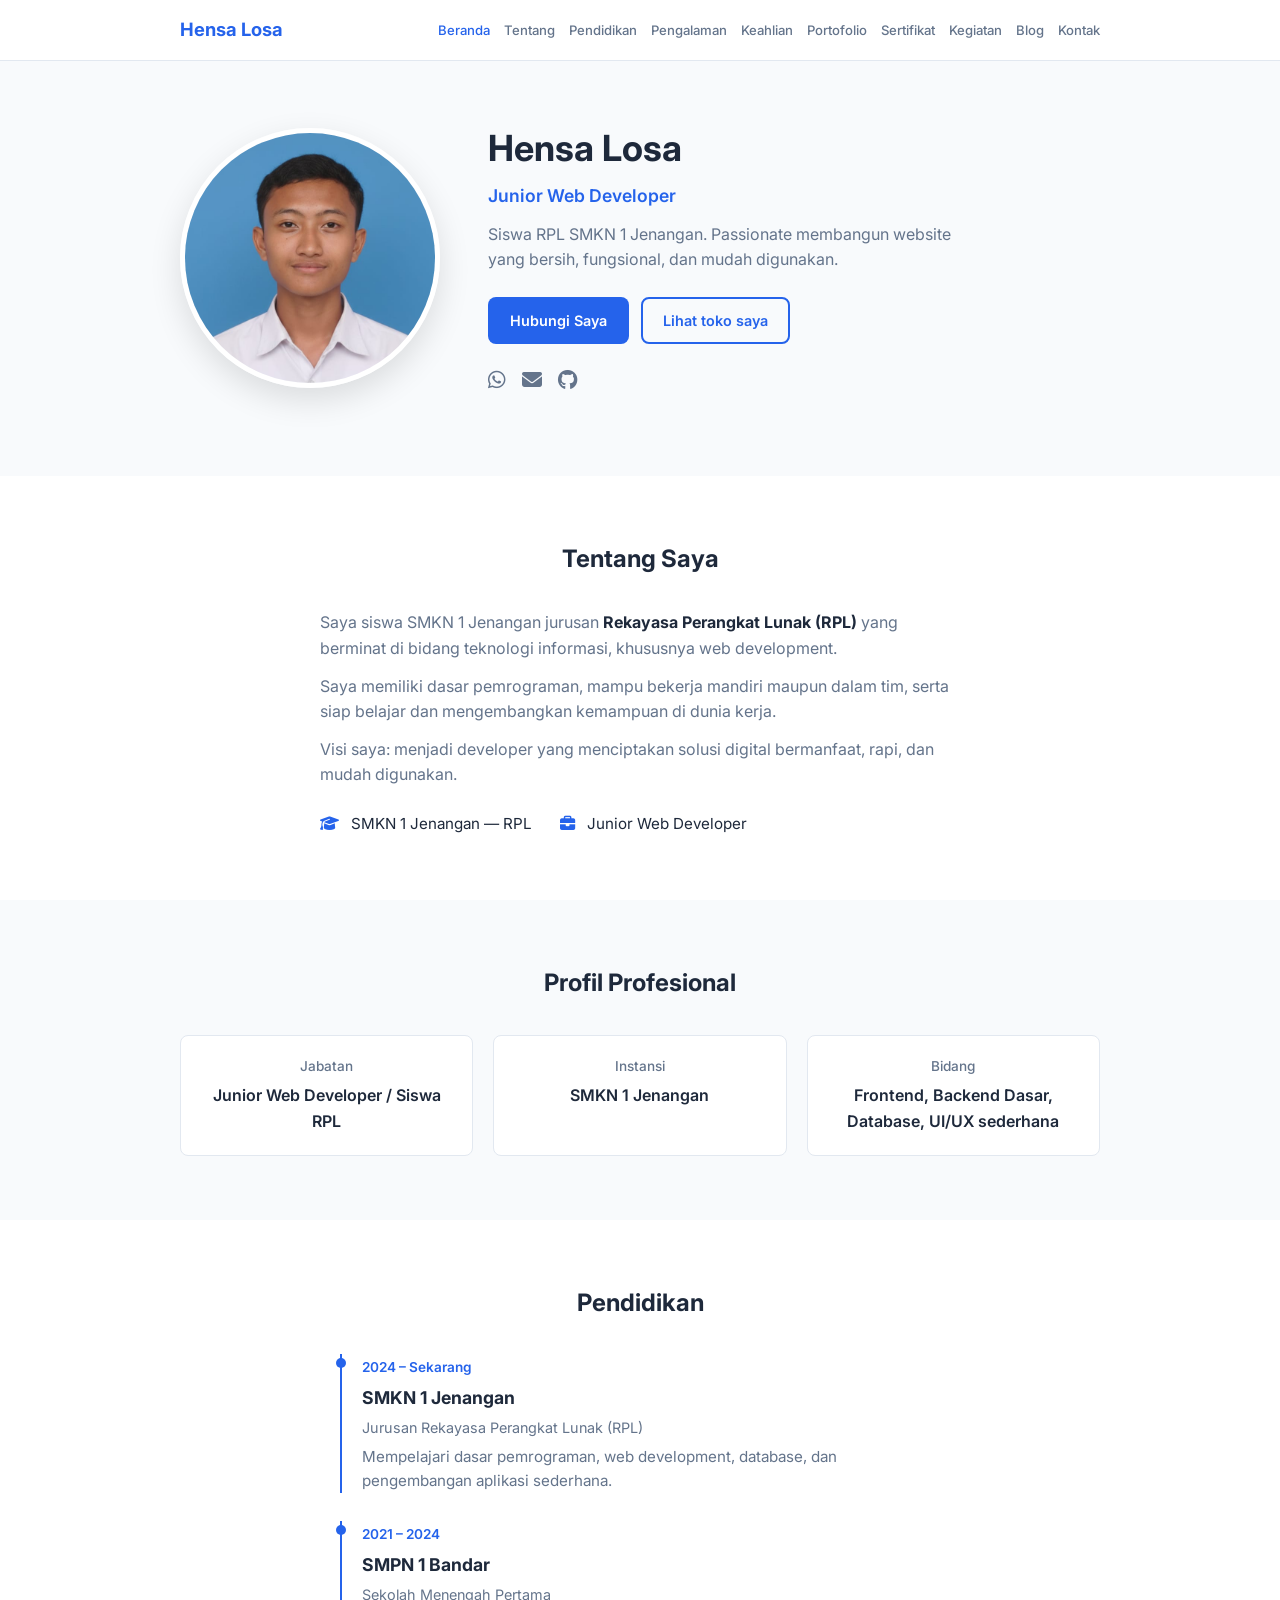
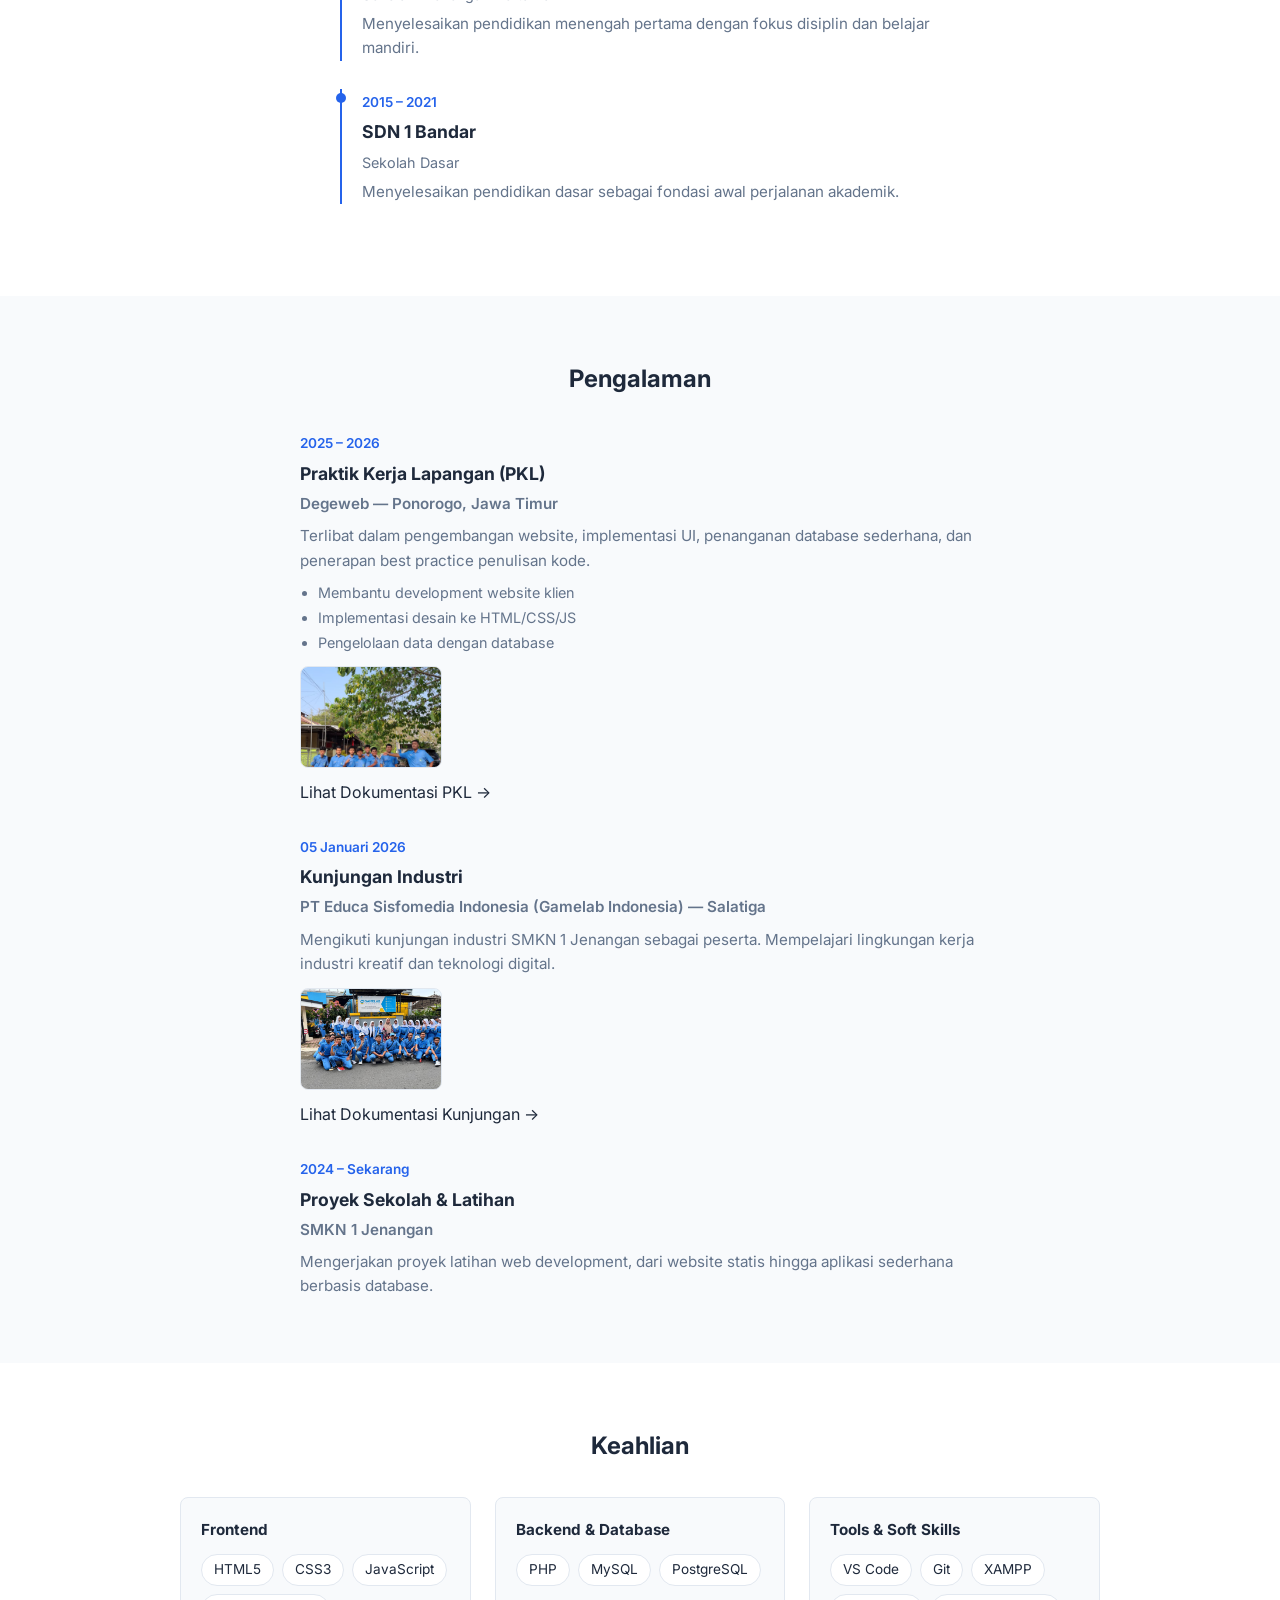
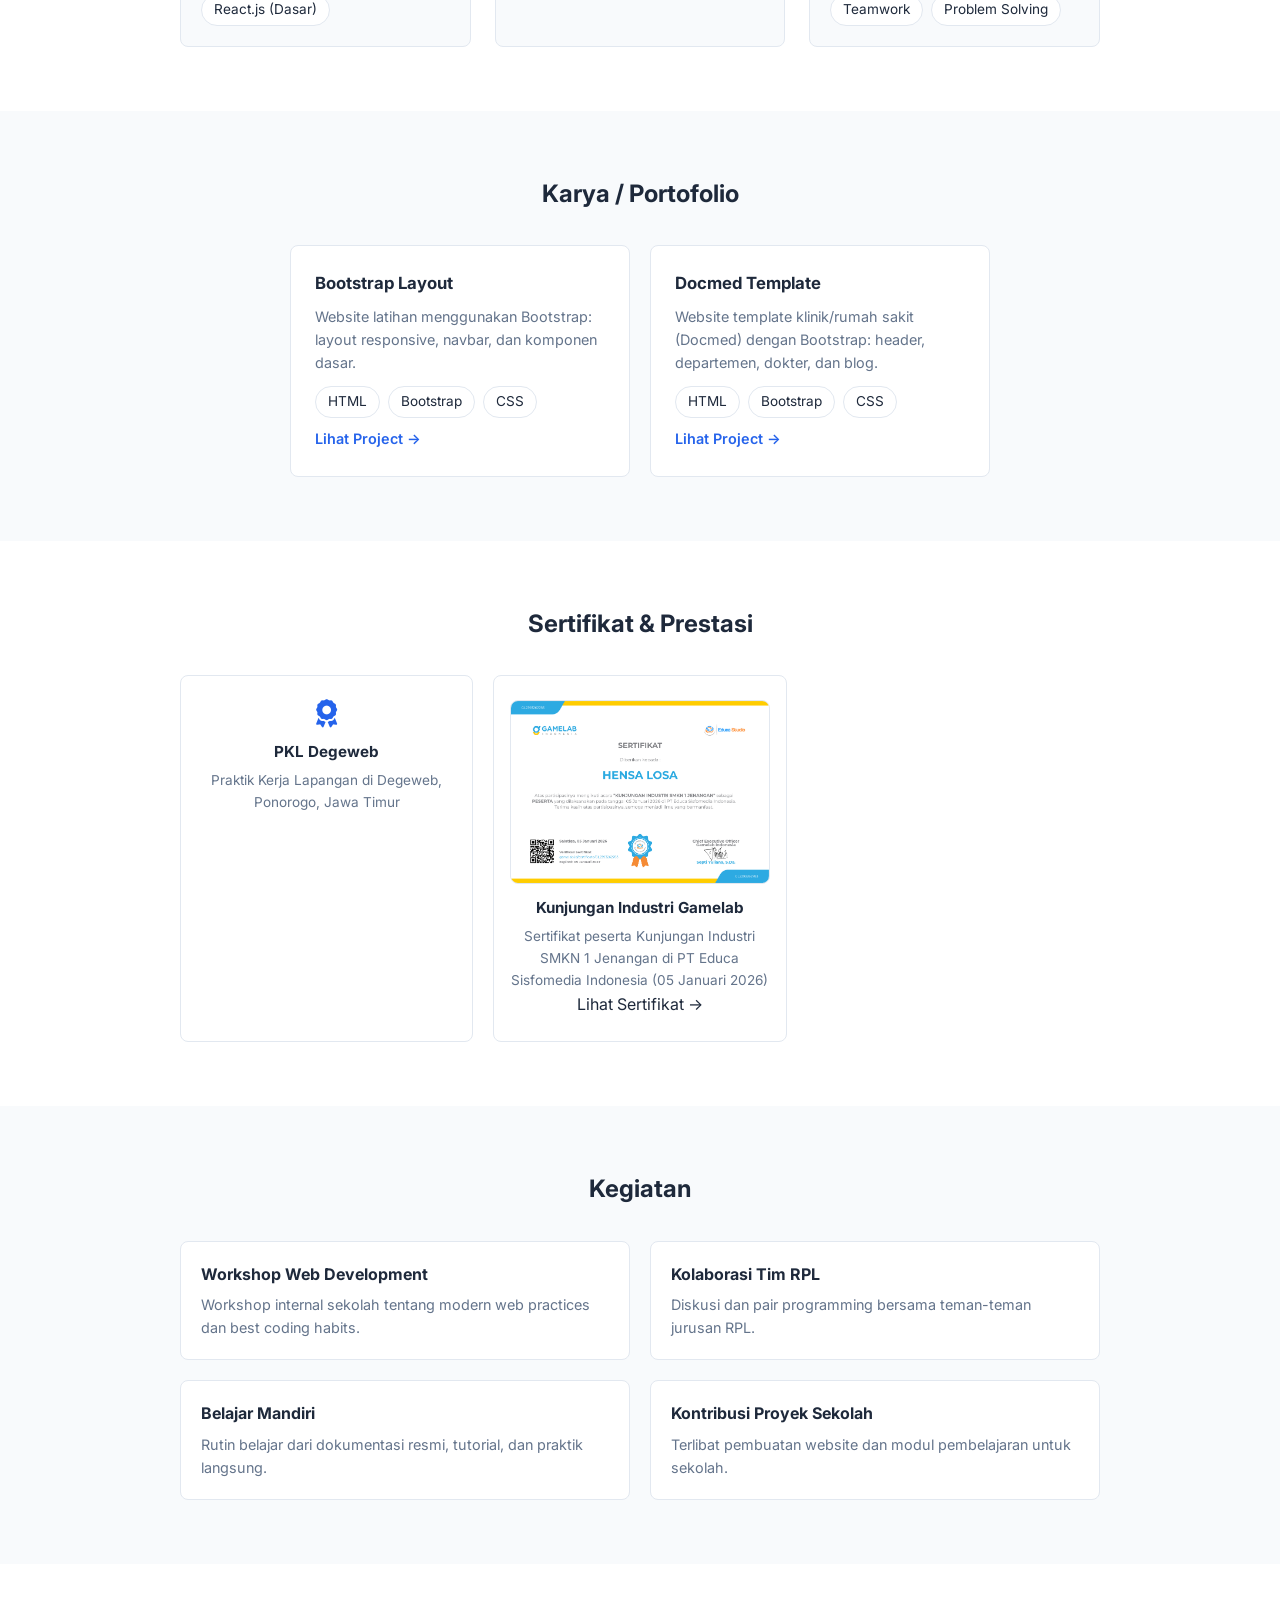
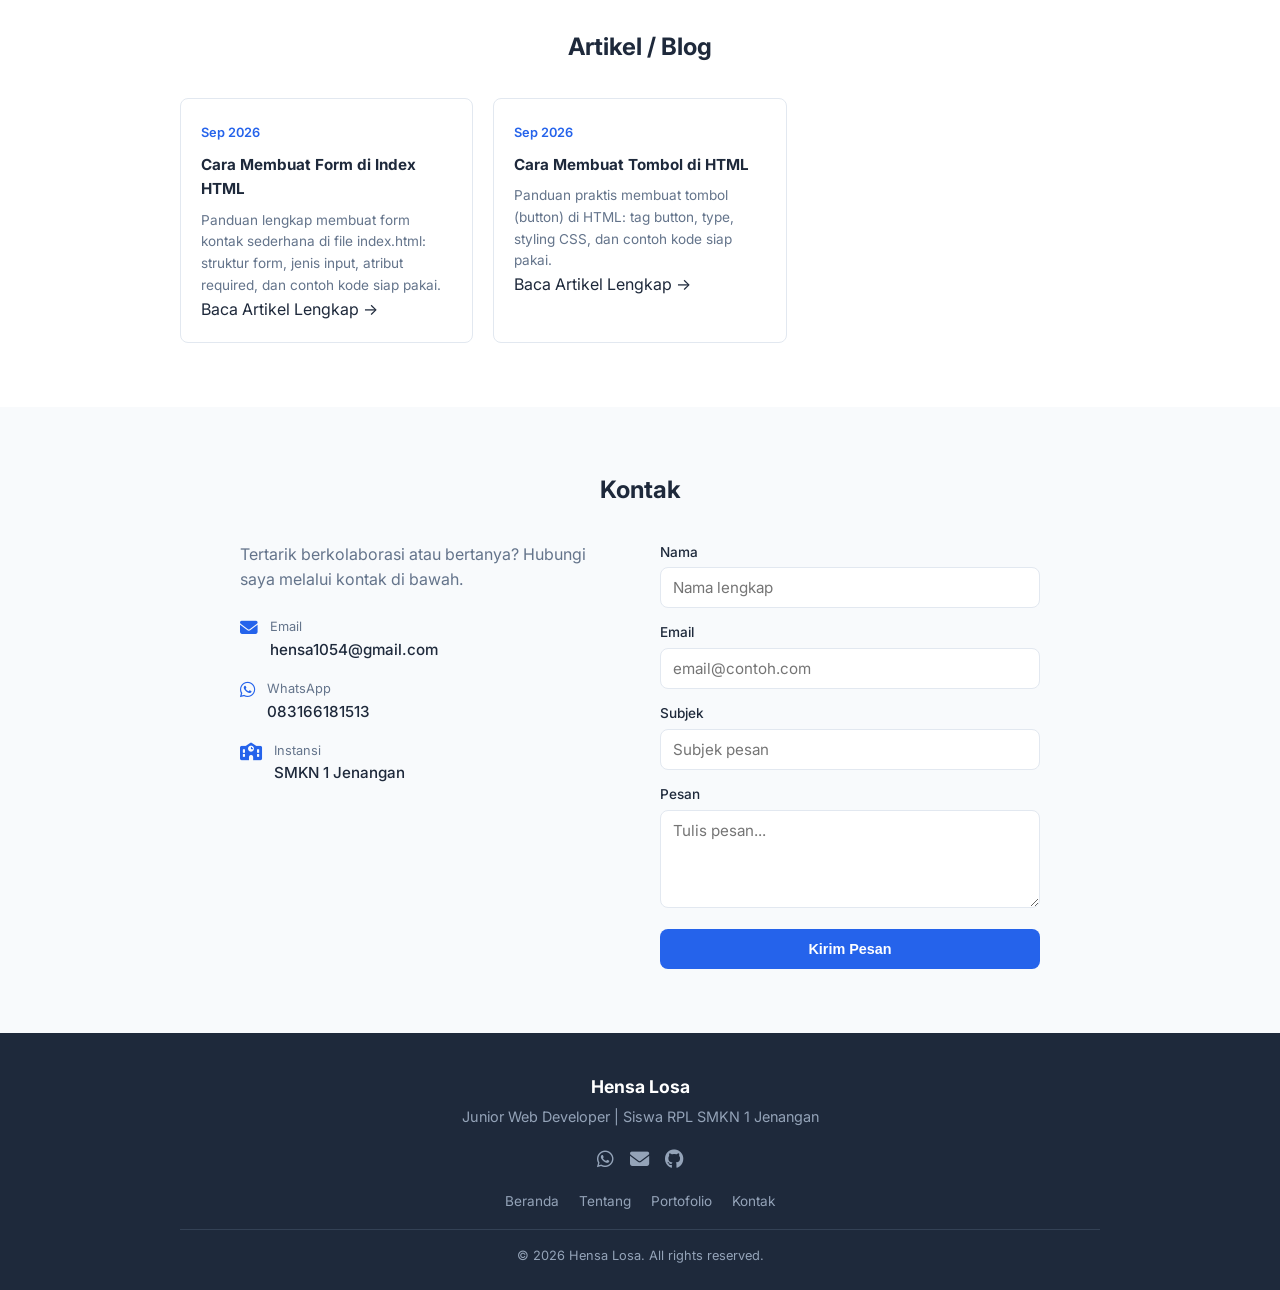
<file: index.html>
<!DOCTYPE html>
<html lang="id">
<head>
    <meta charset="UTF-8">
    <meta name="viewport" content="width=device-width, initial-scale=1.0">
    <title>Hensa Losa | Portfolio</title>
    <meta name="description" content="Portfolio Hensa Losa - Junior Web Developer, Siswa RPL SMKN 1 Jenangan">
    <link rel="stylesheet" href="css/style.css">
    <link rel="stylesheet" href="https://cdnjs.cloudflare.com/ajax/libs/font-awesome/6.5.1/css/all.min.css">
    <link href="https://fonts.googleapis.com/css2?family=Inter:wght@400;500;600;700&display=swap" rel="stylesheet">
    <link rel="icon" type="image/png" href="assets/logo-smk.png">
</head>
<body>

    <!-- Navbar -->
    <header class="header" id="header">
        <nav class="navbar">
            <a href="#beranda" class="logo">
                <span>Hensa Losa</span>
            </a>
            <ul class="nav-menu" id="nav-menu">
                <li><a href="#beranda" class="nav-link">Beranda</a></li>
                <li><a href="#tentang" class="nav-link">Tentang</a></li>
                <li><a href="#pendidikan" class="nav-link">Pendidikan</a></li>
                <li><a href="#pengalaman" class="nav-link">Pengalaman</a></li>
                <li><a href="#keahlian" class="nav-link">Keahlian</a></li>
                <li><a href="#portofolio" class="nav-link">Portofolio</a></li>
                <li><a href="#sertifikat" class="nav-link">Sertifikat</a></li>
                <li><a href="#kegiatan" class="nav-link">Kegiatan</a></li>
                <li><a href="#blog" class="nav-link">Blog</a></li>
                <li><a href="#kontak" class="nav-link">Kontak</a></li>
            </ul>
            <button class="nav-toggle" id="nav-toggle" aria-label="Menu">
                <i class="fas fa-bars"></i>
            </button>
        </nav>
    </header>

    <!-- Hero -->
    <section class="hero" id="beranda">
        <div class="container hero-content">
            <img src="assets/foto-diri.jpg" alt="Hensa Losa" class="hero-photo">
            <div class="hero-text">
                <h1>Hensa Losa</h1>
                <p class="hero-role">Junior Web Developer</p>
                <p class="hero-tagline">Siswa RPL SMKN 1 Jenangan. Passionate membangun website yang bersih, fungsional, dan mudah digunakan.</p>
                <div class="hero-btns">
                    <a href="#kontak" class="btn btn-primary">Hubungi Saya</a>
                    <a href="https://rajut-club-id.vercel.app/" class="btn btn-outline" target="_blank">Lihat toko saya</a>
                </div>
                <div class="hero-social">
                    <a href="https://wa.me/6283166181513" target="_blank" aria-label="WhatsApp"><i class="fab fa-whatsapp"></i></a>
                    <a href="mailto:hensa1054@gmail.com" aria-label="Email"><i class="fas fa-envelope"></i></a>
                    <a href="#" aria-label="GitHub"><i class="fab fa-github"></i></a>
                </div>
            </div>
        </div>
    </section>

    <!-- Tentang Saya -->
    <section class="section" id="tentang">
        <div class="container">
            <h2 class="section-title">Tentang Saya</h2>
            <div class="about-content">
                <p>Saya siswa SMKN 1 Jenangan jurusan <strong>Rekayasa Perangkat Lunak (RPL)</strong> yang berminat di bidang teknologi informasi, khususnya web development.</p>
                <p>Saya memiliki dasar pemrograman, mampu bekerja mandiri maupun dalam tim, serta siap belajar dan mengembangkan kemampuan di dunia kerja.</p>
                <p>Visi saya: menjadi developer yang menciptakan solusi digital bermanfaat, rapi, dan mudah digunakan.</p>
                <div class="about-info">
                    <div><i class="fas fa-graduation-cap"></i> SMKN 1 Jenangan — RPL</div>
                    <div><i class="fas fa-briefcase"></i> Junior Web Developer</div>
                </div>
            </div>
        </div>
    </section>

    <!-- Profil Profesional -->
    <section class="section section-alt" id="profil">
        <div class="container">
            <h2 class="section-title">Profil Profesional</h2>
            <div class="profil-grid">
                <div class="profil-item">
                    <h3>Jabatan</h3>
                    <p>Junior Web Developer / Siswa RPL</p>
                </div>
                <div class="profil-item">
                    <h3>Instansi</h3>
                    <p>SMKN 1 Jenangan</p>
                </div>
                <div class="profil-item">
                    <h3>Bidang</h3>
                    <p>Frontend, Backend Dasar, Database, UI/UX sederhana</p>
                </div>
            </div>
        </div>
    </section>

    <!-- Pendidikan -->
    <section class="section" id="pendidikan">
        <div class="container">
            <h2 class="section-title">Pendidikan</h2>
            <div class="timeline">
                <div class="timeline-item">
                    <span class="date">2024 – Sekarang</span>
                    <h3>SMKN 1 Jenangan</h3>
                    <p class="subtitle">Jurusan Rekayasa Perangkat Lunak (RPL)</p>
                    <p>Mempelajari dasar pemrograman, web development, database, dan pengembangan aplikasi sederhana.</p>
                </div>
                <div class="timeline-item">
                    <span class="date">2021 – 2024</span>
                    <h3>SMPN 1 Bandar</h3>
                    <p class="subtitle">Sekolah Menengah Pertama</p>
                    <p>Menyelesaikan pendidikan menengah pertama dengan fokus disiplin dan belajar mandiri.</p>
                </div>
                <div class="timeline-item">
                    <span class="date">2015 – 2021</span>
                    <h3>SDN 1 Bandar</h3>
                    <p class="subtitle">Sekolah Dasar</p>
                    <p>Menyelesaikan pendidikan dasar sebagai fondasi awal perjalanan akademik.</p>
                </div>
            </div>
        </div>
    </section>

    <!-- Pengalaman -->
    <section class="section section-alt" id="pengalaman">
        <div class="container">
            <h2 class="section-title">Pengalaman</h2>
            <div class="exp-list">
                <div class="exp-item">
                    <span class="date">2025 – 2026</span>
                    <h3>Praktik Kerja Lapangan (PKL)</h3>
                    <p class="company">Degeweb — Ponorogo, Jawa Timur</p>
                    <p>Terlibat dalam pengembangan website, implementasi UI, penanganan database sederhana, dan penerapan best practice penulisan kode.</p>
                    <ul>
                        <li>Membantu development website klien</li>
                        <li>Implementasi desain ke HTML/CSS/JS</li>
                        <li>Pengelolaan data dengan database</li>
                    </ul>
                    <div class="doc-thumbs">
                        <a href="dokumentasi.html#pkl" title="Dokumentasi PKL">
                            <img src="assets/dokumentasi-pkl.jpg" alt="Dokumentasi PKL">
                        </a>
                    </div>
                    <a href="dokumentasi.html#pkl" class="link">Lihat Dokumentasi PKL →</a>
                </div>
                <div class="exp-item">
                    <span class="date">05 Januari 2026</span>
                    <h3>Kunjungan Industri</h3>
                    <p class="company">PT Educa Sisfomedia Indonesia (Gamelab Indonesia) — Salatiga</p>
                    <p>Mengikuti kunjungan industri SMKN 1 Jenangan sebagai peserta. Mempelajari lingkungan kerja industri kreatif dan teknologi digital.</p>
                    <div class="doc-thumbs">
                        <a href="dokumentasi.html#kunjungan" title="Dokumentasi Kunjungan Industri">
                            <img src="assets/dokumentasi-kunjungan.jpg" alt="Dokumentasi Kunjungan Industri Gamelab">
                        </a>
                    </div>
                    <a href="dokumentasi.html#kunjungan" class="link">Lihat Dokumentasi Kunjungan →</a>
                </div>
                <div class="exp-item">
                    <span class="date">2024 – Sekarang</span>
                    <h3>Proyek Sekolah & Latihan</h3>
                    <p class="company">SMKN 1 Jenangan</p>
                    <p>Mengerjakan proyek latihan web development, dari website statis hingga aplikasi sederhana berbasis database.</p>
                </div>
            </div>
        </div>
    </section>

    <!-- Keahlian (simpel) -->
    <section class="section" id="keahlian">
        <div class="container">
            <h2 class="section-title">Keahlian</h2>
            <div class="skills-simple">
                <div class="skill-box">
                    <h3>Frontend</h3>
                    <div class="tags">
                        <span>HTML5</span>
                        <span>CSS3</span>
                        <span>JavaScript</span>
                        <span>React.js (Dasar)</span>
                    </div>
                </div>
                <div class="skill-box">
                    <h3>Backend & Database</h3>
                    <div class="tags">
                        <span>PHP</span>
                        <span>MySQL</span>
                        <span>PostgreSQL</span>
                    </div>
                </div>
                <div class="skill-box">
                    <h3>Tools & Soft Skills</h3>
                    <div class="tags">
                        <span>VS Code</span>
                        <span>Git</span>
                        <span>XAMPP</span>
                        <span>Teamwork</span>
                        <span>Problem Solving</span>
                    </div>
                </div>
            </div>
        </div>
    </section>

    <!-- Portofolio -->
    <section class="section section-alt" id="portofolio">
        <div class="container">
            <h2 class="section-title">Karya / Portofolio</h2>
            <div class="portfolio-grid portfolio-two">
                <div class="portfolio-card">
                    <h3> Bootstrap Layout</h3>
                    <p>Website latihan menggunakan Bootstrap: layout responsive, navbar, dan komponen dasar.</p>
                    <div class="tags"><span>HTML</span><span>Bootstrap</span><span>CSS</span></div>
                    <a href="projects/tugas-22-bs/index.html" target="_blank" class="link">Lihat Project →</a>
                </div>
                <div class="portfolio-card">
                    <h3> Docmed Template</h3>
                    <p>Website template klinik/rumah sakit (Docmed) dengan Bootstrap: header, departemen, dokter, dan blog.</p>
                    <div class="tags"><span>HTML</span><span>Bootstrap</span><span>CSS</span></div>
                    <a href="projects/tugas-23-docmed/index.html" target="_blank" class="link">Lihat Project →</a>
                </div>
            </div>
        </div>
    </section>

    <!-- Sertifikat -->
    <section class="section" id="sertifikat">
        <div class="container">
            <h2 class="section-title">Sertifikat & Prestasi</h2>
            <div class="cert-grid">
                <div class="cert-card">
                    <i class="fas fa-award"></i>
                    <h3>PKL Degeweb</h3>
                    <p>Praktik Kerja Lapangan di Degeweb, Ponorogo, Jawa Timur</p>
                </div>
                <div class="cert-card cert-with-img">
                    <a href="assets/sertifikat-gamelab.png" target="_blank" title="Lihat sertifikat">
                        <img src="assets/sertifikat-gamelab.png" alt="Sertifikat Gamelab Indonesia">
                    </a>
                    <h3>Kunjungan Industri Gamelab</h3>
                    <p>Sertifikat peserta Kunjungan Industri SMKN 1 Jenangan di PT Educa Sisfomedia Indonesia (05 Januari 2026)</p>
                    <a href="assets/sertifikat-gamelab.png" target="_blank" class="link">Lihat Sertifikat →</a>
                </div>
            </div>
        </div>
    </section>

    <!-- Kegiatan -->
    <section class="section section-alt" id="kegiatan">
        <div class="container">
            <h2 class="section-title">Kegiatan</h2>
            <div class="kegiatan-grid">
                <div class="kegiatan-card">
                    <h3>Workshop Web Development</h3>
                    <p>Workshop internal sekolah tentang modern web practices dan best coding habits.</p>
                </div>
                <div class="kegiatan-card">
                    <h3>Kolaborasi Tim RPL</h3>
                    <p>Diskusi dan pair programming bersama teman-teman jurusan RPL.</p>
                </div>
                <div class="kegiatan-card">
                    <h3>Belajar Mandiri</h3>
                    <p>Rutin belajar dari dokumentasi resmi, tutorial, dan praktik langsung.</p>
                </div>
                <div class="kegiatan-card">
                    <h3>Kontribusi Proyek Sekolah</h3>
                    <p>Terlibat pembuatan website dan modul pembelajaran untuk sekolah.</p>
                </div>
            </div>
        </div>
    </section>

    <!-- Blog -->
    <section class="section" id="blog">
        <div class="container">
            <h2 class="section-title">Artikel / Blog</h2>
            <div class="blog-grid">
                <article class="blog-card">
                    <span class="date">Sep 2026</span>
                    <h3>Cara Membuat Form di Index HTML</h3>
                    <p>Panduan lengkap membuat form kontak sederhana di file index.html: struktur form, jenis input, atribut required, dan contoh kode siap pakai.</p>
                    <a href="artikel.html" class="link">Baca Artikel Lengkap →</a>
                </article>
               
                <article class="blog-card">
                    <span class="date">Sep 2026</span>
                    <h3>Cara Membuat Tombol di HTML</h3>
                    <p>Panduan praktis membuat tombol (button) di HTML: tag button, type, styling CSS, dan contoh kode siap pakai.</p>
                    <a href="artikel-tombol.html" class="link">Baca Artikel Lengkap →</a>
                </article>
            </div>
        </div>
    </section>

    <!-- Kontak -->
    <section class="section section-alt" id="kontak">
        <div class="container">
            <h2 class="section-title">Kontak</h2>
            <div class="contact-wrapper">
                <div class="contact-info">
                    <p>Tertarik berkolaborasi atau bertanya? Hubungi saya melalui kontak di bawah.</p>
                    <div class="contact-item">
                        <i class="fas fa-envelope"></i>
                        <div>
                            <span>Email</span>
                            <a href="mailto:hensa1054@gmail.com">hensa1054@gmail.com</a>
                        </div>
                    </div>
                    <div class="contact-item">
                        <i class="fab fa-whatsapp"></i>
                        <div>
                            <span>WhatsApp</span>
                            <a href="https://wa.me/6283166181513" target="_blank">083166181513</a>
                        </div>
                    </div>
                    <div class="contact-item">
                        <i class="fas fa-school"></i>
                        <div>
                            <span>Instansi</span>
                            <p>SMKN 1 Jenangan</p>
                        </div>
                    </div>
                </div>
                <form class="contact-form" id="contact-form">
                    <div class="form-group">
                        <label for="name">Nama</label>
                        <input type="text" id="name" name="name" required placeholder="Nama lengkap">
                    </div>
                    <div class="form-group">
                        <label for="email">Email</label>
                        <input type="email" id="email" name="email" required placeholder="email@contoh.com">
                    </div>
                    <div class="form-group">
                        <label for="subject">Subjek</label>
                        <input type="text" id="subject" name="subject" required placeholder="Subjek pesan">
                    </div>
                    <div class="form-group">
                        <label for="message">Pesan</label>
                        <textarea id="message" name="message" rows="4" required placeholder="Tulis pesan..."></textarea>
                    </div>
                    <button type="submit" class="btn btn-primary btn-full">Kirim Pesan</button>
                </form>
            </div>
        </div>
    </section>

    <!-- Footer -->
    <footer class="footer">
        <div class="container">
            <p class="footer-name">Hensa Losa</p>
            <p class="footer-desc">Junior Web Developer | Siswa RPL SMKN 1 Jenangan</p>
            <div class="footer-social">
                <a href="https://wa.me/6283166181513" target="_blank" aria-label="WhatsApp"><i class="fab fa-whatsapp"></i></a>
                <a href="mailto:hensa1054@gmail.com" aria-label="Email"><i class="fas fa-envelope"></i></a>
                <a href="#" aria-label="GitHub"><i class="fab fa-github"></i></a>
            </div>
            <nav class="footer-nav">
                <a href="#beranda">Beranda</a>
                <a href="#tentang">Tentang</a>
                <a href="#portofolio">Portofolio</a>
                <a href="#kontak">Kontak</a>
            </nav>
            <p class="footer-copy">&copy; 2026 Hensa Losa. All rights reserved.</p>
        </div>
    </footer>

    <script src="js/script.js"></script>
</body>
</html>
</file>
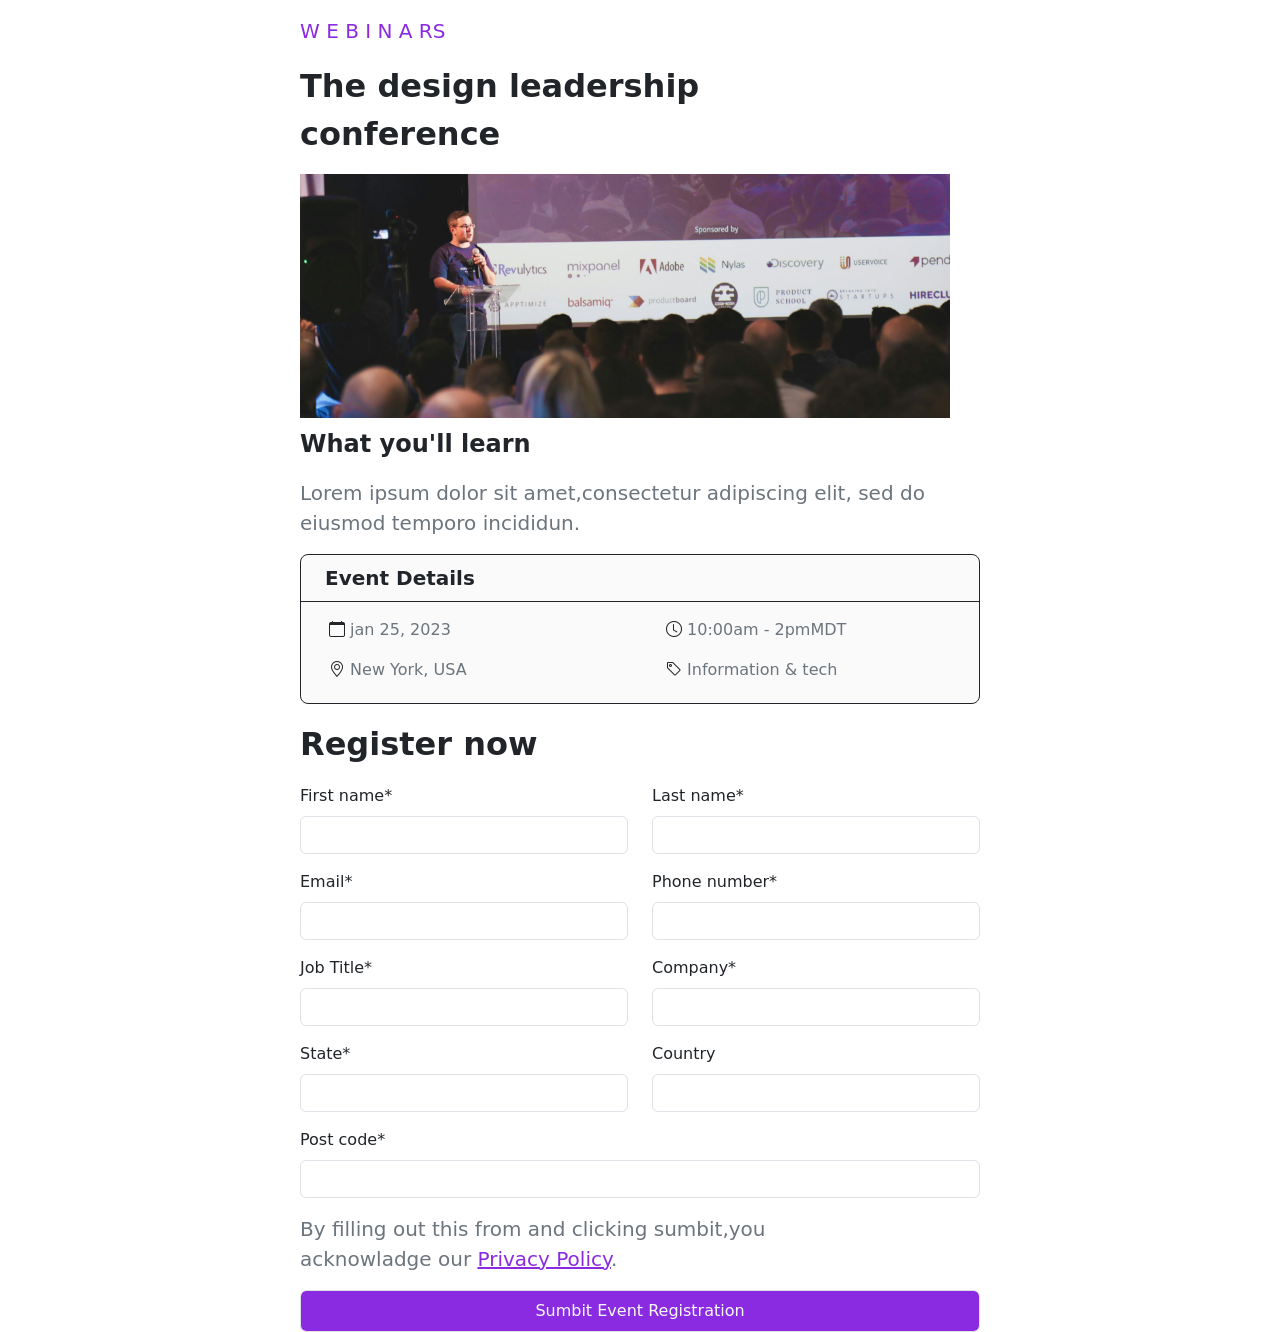
<file: projects/tugas-22-bs/index.html>
<DOCTYPE html>
    <html lang="en">

    <head>
        <title>tugas 22 bs</title>
        <meta charset="UTF-8">
        <meta name="viewport" content="width=device-width, initial-scale=1.0">
        <meta name="description" content="Website sederhana untuk tugas PKL DEGWEB">
        <meta name="keywords" content="website, html, PKL, DEGWEB">
        <meta name="author" content="hensa">
        <link rel="stylesheet" href="assets/css/bootstrap.css">
        <link rel="icon" type="image/x-icon" href="assets/img/pizza.png">
         <link rel="stylesheet" href="https://cdn.jsdelivr.net/npm/bootstrap-icons@1.13.1/font/bootstrap-icons.min.css">
    </head>
    
    <body>
        <div class="container-fluid text-white">
            <div class="row">
                <div class="col-12" style="padding-right: 300px; padding-left: 300px;">
                            <div class="row">
                                <div class="col-12 text-start">
                                <p class="fs-5 mt-3" style="color: blueviolet;">W E B I N A RS</p>
                                <p class="fs-2 text-dark fw-bold my-0 py-0">The design leadership</p>
                                <p class="fs-2 text-dark fw-bold mb-3">conference</p>
                                <img src="assets/img/presentasi.jpg" alt="Logo" class="mb-2" style="width:650px;">
                                <p class="fs-4 text-dark fw-bold ">What you'll learn</p>
                                <p class="fs-5 text-secondary">Lorem ipsum dolor sit amet,consectetur adipiscing elit, sed do eiusmod temporo incididun.</p>
                               
                                <div class="col-12 border border-dark" style="height: 150px; background-color: rgba(0, 0, 0, 0.021); border-radius: 8px;">
                                    <p class="fs-5 py-2 ps-4 border-bottom border-dark fw-bold text-dark">Event Details</p>
                                    <div class="row ms-3">
                                    <div class="col-6">
                                    <p class="fs-6 text-secondary"><i class="bi bi-calendar text-dark"></i> jan 25, 2023
                                    <p class="fs-6 text-secondary"><i class="bi bi-geo-alt text-dark"></i> New York, USA
                                    </p>
                                    </div>
                                    <div class="col-6">
                                    <p class="fs-6 text-secondary"><i class="bi bi-clock text-dark"></i> 10:00am - 2pmMDT</p>
                                    <p class="fs-6 text-secondary"><i class="bi bi-tag text-dark"></i> Information & tech</p>
                                    </p>
                                    </div>
                                    </div>
                                </div>
                                 
                                </div> 
                                <p class="fs-2 text-dark fw-bold my-3"> Register now</p>
                                <div class="col-6">
                                <form action="#" method="post">    
                                    <label for="Fname" class="form-label text-dark">First name*</label>
                                    <input type="text" id="Fname" name="fname" class="form-control mb-3" >
                                </div>
                                <div class="col-6">
                                    <label for="Lname" class="form-label text-dark">Last name*</label>
                                    <input type="text" id="Lname" name="lname" class="form-control mb-3" >
                                </div>
                                  <div class="col-6">
                                   <label for="Email" class="form-label text-dark">Email*</label>
                                    <input type="email" id="Email" name="email" class="form-control mb-3" >
                                </div>
                                  <div class="col-6">
                                    <label for="Pnumber" class="form-label text-dark">Phone number*</label>
                                    <input type="tel" id="Pnumber" name="phone" class="form-control mb-3" >
                                </div>
                                  <div class="col-6">
                                    <label for="Jtitle" class="form-label text-dark">Job Title*</label>
                                    <input type="text" id="Jtitle" name="jobtitle" class="form-control mb-3" >
                                </div>
                                  <div class="col-6">
                                        <label for="Company" class="form-label text-dark">Company*</label>
                                    <input type="text" id="Company" name="company" class="form-control mb-3" >
                                </div>
                                  <div class="col-6">
                                    <label for="State" class="form-label text-dark">State*</label>
                                    <input type="text" id="state"  name="state" class="form-control" >
                                </div>
                                  <div class="col-6">
                                    <label for="Country" class="form-label text-dark">Country</label>
                                    <input type="text" id="Country" name="country" class="form-control" >
                                </div>
                            </div>
                                <div class="row"> 
                                    <div class="col-12">
                                    <label for="Pcode" class="form-label text-dark mt-3">Post code*</label>
                                    <input type="number" id="Pcode" name="pcode" class="form-control mb-3" >
                                    <p class=" text-secondary fs-5">By filling out this from and clicking sumbit,you <br> acknowladge our
                                    <a href="#" class="mb-3" style="color: blueviolet;">Privacy Policy</a>.</p>
                                    </p>
                                    <input  type="submit" name="submit" value="Sumbit Event Registration" class="form-control text-light mt-3 py-2" style="background-color: blueviolet;" >                               
                                    </div>
                                </div>
                    </form>
                </div>
            </div>
        </div>
        <script src="assets/js/bootstrap.js"></script>
    </body>
    </html>
</file>
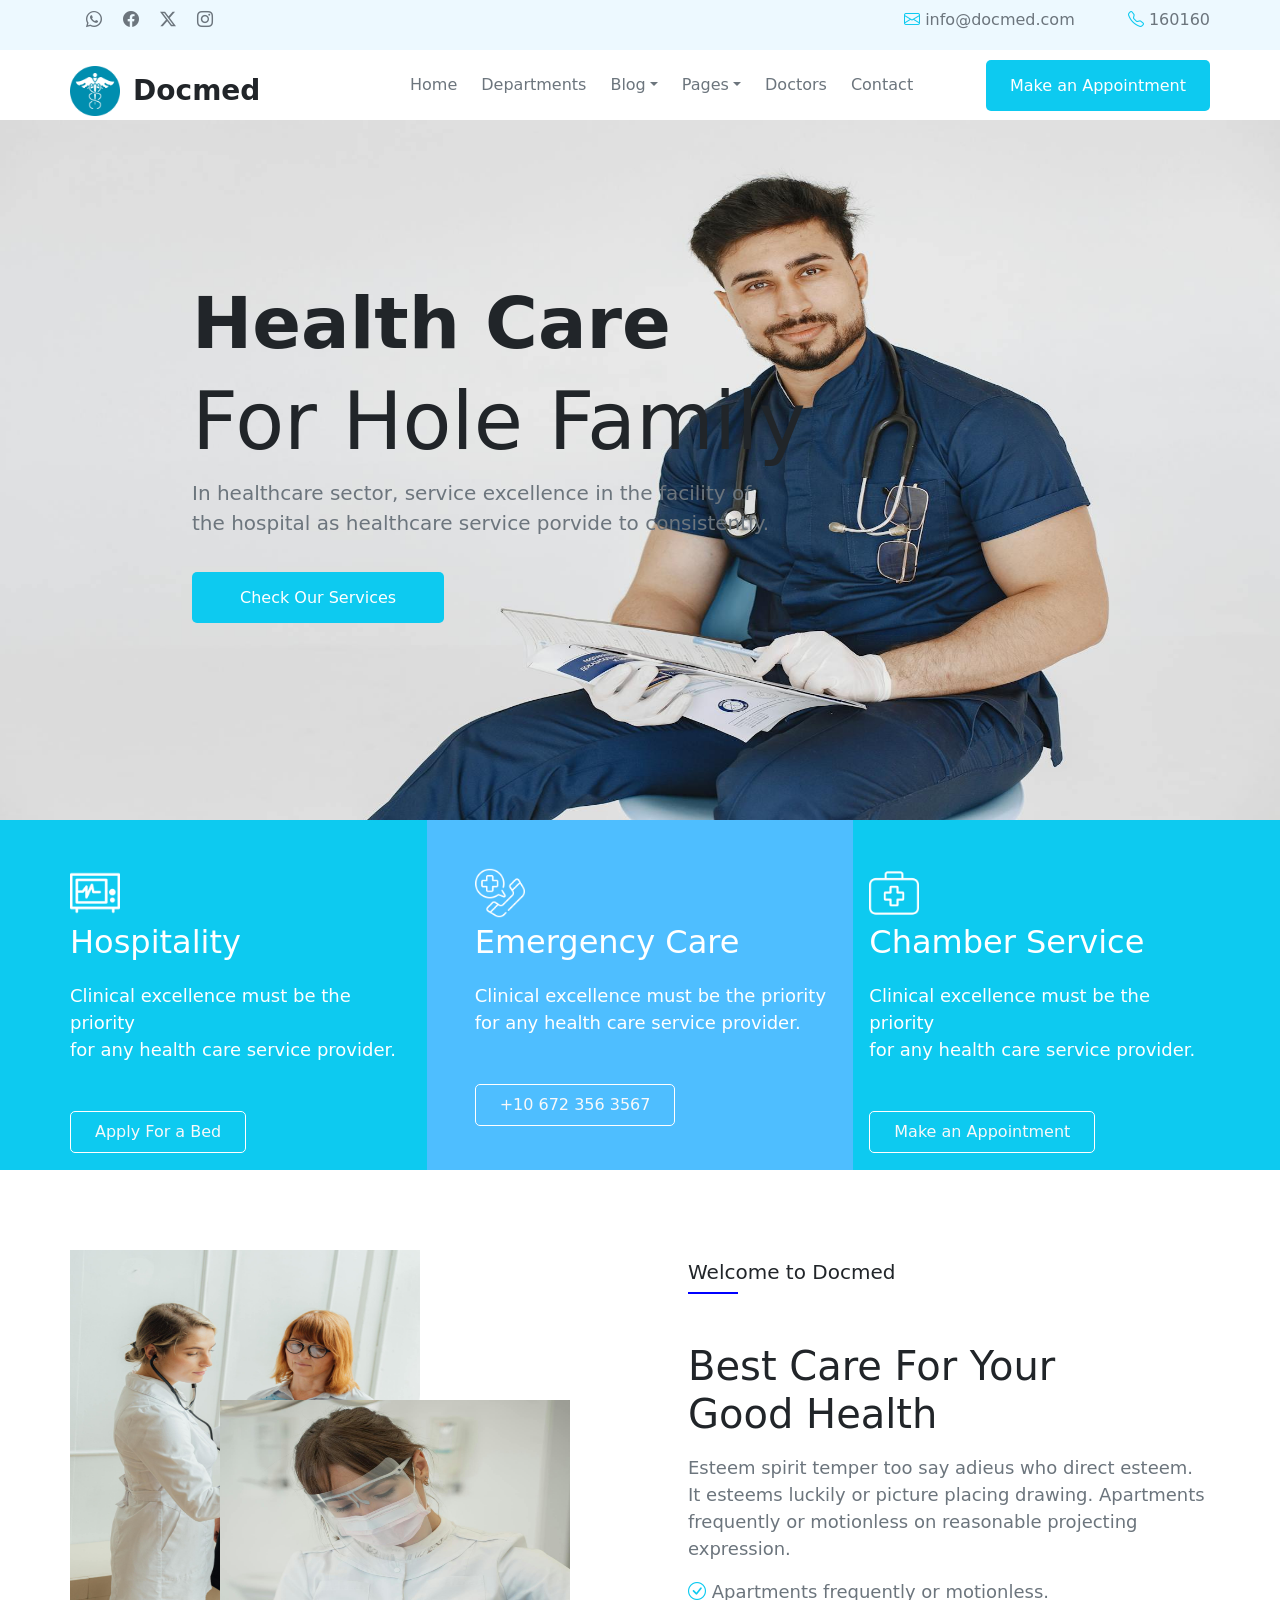
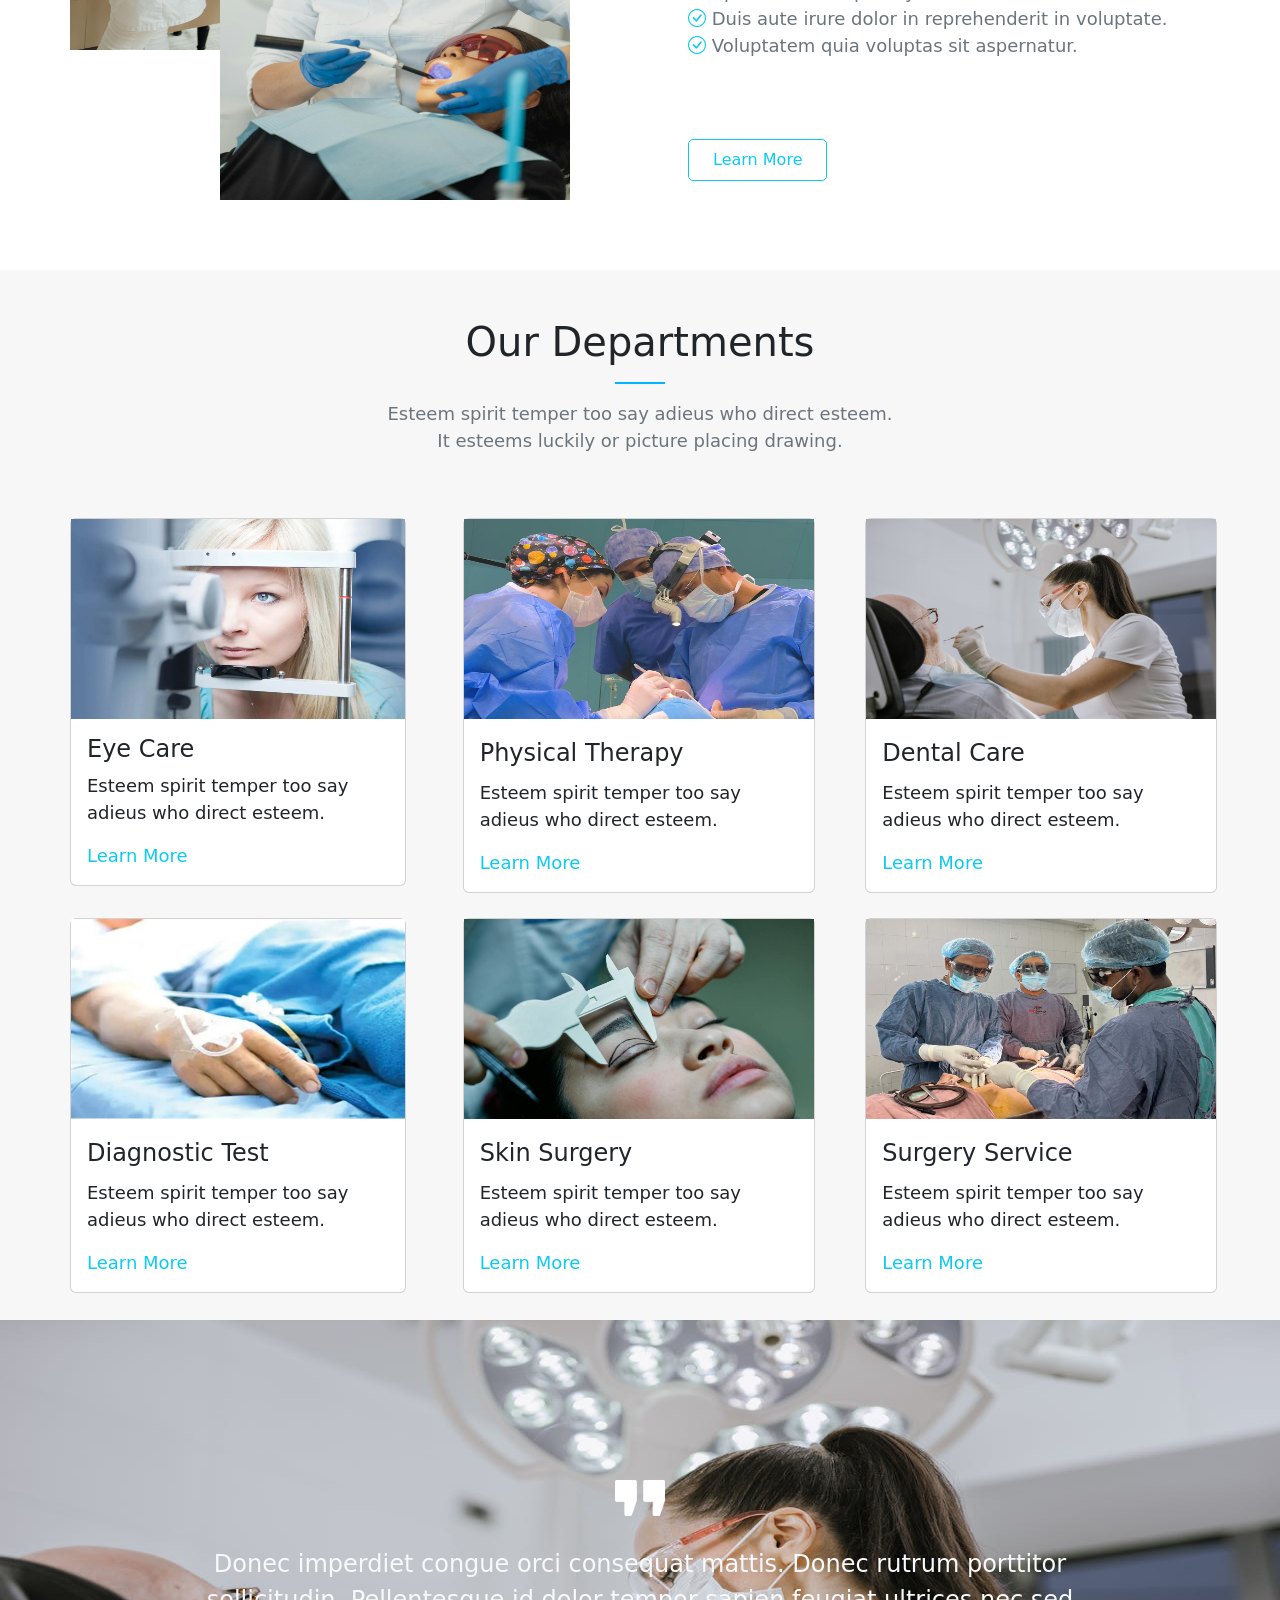
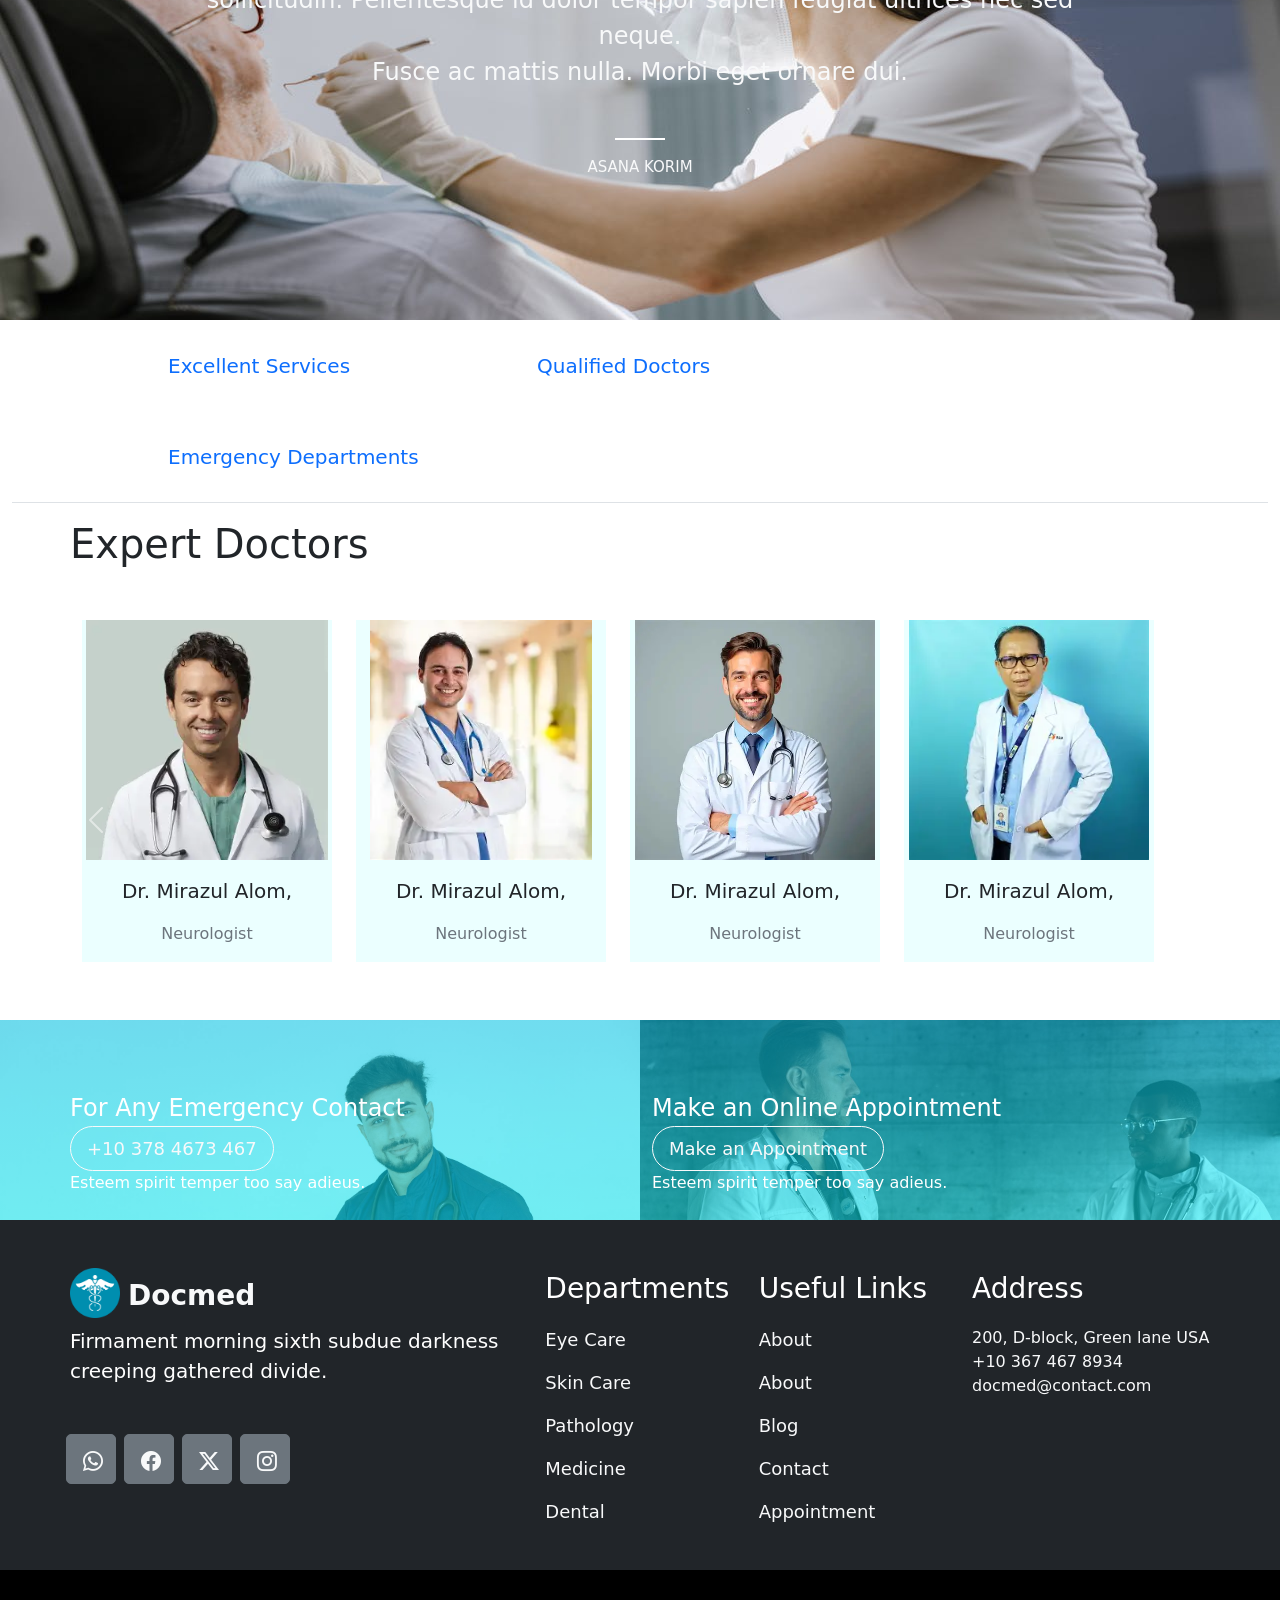
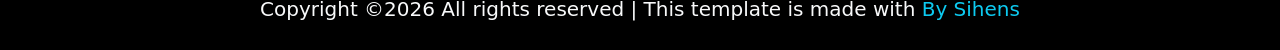
<file: projects/tugas-23-docmed/index.html>
<DOCTYPE html>
    <html lang="en">

    <head>
        <title>tugas 23 bs template</title>
        <meta charset="UTF-8">
        <meta name="viewport" content="width=device-width, initial-scale=1.0">
        <meta name="description" content="Website sederhana untuk tugas PKL DEGWEB">
        <meta name="keywords" content="website, html, PKL, DEGWEB">
        <meta name="author" content="hensa">
        <link rel="stylesheet" href="assets/css/bootstrap.css">
        <link rel="icon" type="image/x-icon" href="assets/img/pizza.png">
        <link rel="stylesheet" href="https://cdn.jsdelivr.net/npm/bootstrap-icons@1.13.1/font/bootstrap-icons.min.css">
    </head>

    <body>
        <div class="container-fluid text-white">
            <div class="row" style="background-color: rgba(0, 166, 255, 0.071);">
                <div class="col-6 text-start pt-2" style="height: 50px;padding-left: 70px;">
                    <a href="#"><i class="bi bi-whatsapp fs-6 text-secondary ms-3"></i></a>
                    <a href="#"><i class="bi bi-facebook fs-6 text-secondary ms-3"></i></a>
                    <a href="#"><i class="bi bi-twitter-x fs-6 text-secondary ms-3"></i></a>
                    <a href="#"><i class="bi bi-instagram fs-6 text-secondary ms-3"></i></a>
                </div>
                <div class="col-6 text-end pt-2" style="height: 50px;padding-right: 70px;">
                    <a href="#" class="text-decoration-none"><i class="bi bi-envelope fs-6 text-info"></i><span class="text-secondary"> info@docmed.com</span></a>
                    <a href="#" class="text-decoration-none"><i class="bi bi-telephone fs-6 text-info ms-5"></i><span class="text-secondary"> 160160</span></a>
                </div>
            </div>
            <div class="row">
              <div class="col-3 text-start pt-3" style="height: 70px; padding-left: 70px;">
                        <img src="assets/img/caduceus.png" style="width: 50px;" class="me-2 mb-2">
                        <span class="navbar-brand  fs-3 text-dark fw-bold">Docmed</span>
                    </div>
                    <div class="col-6 d-flex align-items-center gap-4" style="height: 70px; padding-left: 90px;">
                        <a href="#" class="text-decoration-none text-secondary ">Home</a>
                        <a href="#" class="text-decoration-none text-secondary ">Departments</a>
                        <div class="dropdwon">
                            <a href="#" class="text-secondary text-decoration-none dropdown-toggle " data-bs-toggle="dropdown"
                                aria-expanded="false">Blog</a>
                            <ul class="dropdown-menu">
                                <li><a class="dropdown-item" href="#">Blog</a></li>
                                <li><a class="dropdown-item" href="#">single-Blog</a></li>
                            </ul>
                        </div>
                        <div class="dropdwon">
                            <a href="#" class="text-secondary text-decoration-none dropdown-toggle " data-bs-toggle="dropdown"
                                aria-expanded="false">Pages</a>
                            <ul class="dropdown-menu">
                                <li><a class="dropdown-item" href="#">Elemets</a></li>
                                <li><a class="dropdown-item" href="#">About</a></li>
                            </ul>
                        </div>
                        <a href="#" class="text-decoration-none text-secondary ">Doctors</a>
                        <a href="#" class="text-decoration-none text-secondary ">Contact</a>
                    </div>
                    <div class="col-3 pt-4 text-end" style="height: 70px; padding-right: 70px;">
                        <a href="#" class="text-decoration-none  text-white bg-info px-4 py-3" style="border-radius: 5px;">Make
                            an Appointment</a>
                    </div>        
            </div>
            <div class="row">
                <div id="carouselExampleAutoplaying" class="carousel slide gx-0" data-bs-ride="carousel" >
                    <div class="carousel-inner">
                        <div class="carousel-item active" >
                            <img src="assets/img/pexels-gustavo-fring-5888168.jpg" style="height: 700px;" class="d-block w-100" >
                             <div class="carousel-caption d-none d-md-block">
                            <div class="col-12 text-start" style="height: 650px; padding-top: 150px;">
                                <h1 class="display-2 fw-bold text-dark">Health Care</h1>
                                <h1 class="display-1 text-dark">For Hole Family</h1>
                                <p class="hl-sm fs-5 text-secondary mb-5">In healthcare sector, service excellence in the
                                    facility of <br>the hospital as healthcare service porvide to consistently.</p>
                                <a href="#" class="text-decoration-none  text-white bg-info px-5 py-3 fs-6"
                                    style="border-radius: 5px;">Check Our Services</a>
                            </div>
                            </div>
                        </div>
                        <div class="carousel-item">
                            <img src="assets/img/pexels-oys-photography-838143052-19438563.jpg" style="height: 700px;" class="d-block w-100" >
                             <div class="carousel-caption d-none d-md-block">
                            <div class="col-12 text-start" style="height: 650px; padding-top: 150px;">
                                <h1 class="display-2 fw-bold text-dark">Health Care</h1>
                                <h1 class="display-1 text-dark">For Hole Family</h1>
                                <p class="hl-sm fs-5 text-secondary mb-5">In healthcare sector, service excellence in the
                                    facility of <br>the hospital as healthcare service porvide to consistently.</p>
                                <a href="#" class="text-decoration-none  text-white bg-info px-5 py-3 fs-6"
                                    style="border-radius: 5px;">Check Our Services</a>
                            </div>
                             </div>
                        </div>
                    </div>
                    <button class="carousel-control-prev" type="button" data-bs-target="#carouselExampleAutoplaying" data-bs-slide="prev">
                    </button>
                    <button class="carousel-control-next" type="button" data-bs-target="#carouselExampleAutoplaying" data-bs-slide="next">
                    </button>
                </div>
            <div class="col-4 bg-info pe-3 pt-5" style="height: 350px;padding-left: 70px;">
                <img src="assets/img/lifeline-on-a-tv-monitor-screen-of-a-medical-program.png" style="width: 50px;">
                <p class="fs-2">Hospitality</p>
                <p class="hl-sm mb-5 " style="font-size: 18px;">Clinical excellence must be the priority<br>for any health care service provider.</p>
                <a href="#" class="btn btn-outline-light text-decoration-none border border-white  px-4 py-2 fs-6 " style="border-radius: 5px;">Apply For a Bed</a>
            </div>
             <div class="col-4 ps-5 pt-5" style="height: 350px; background-color: rgba(0, 162, 255, 0.694);">
                <img src="assets/img/phone-conversation.png" style="width: 50px;">
                <p class="fs-2">Emergency Care</p>
                <p class="hl-sm mb-5 " style="font-size: 18px;">Clinical excellence must be the priority<br>for any health care service provider.</p>
                <a href="#" class="btn btn-outline-light text-decoration-none border border-white px-4 py-2 fs-6 " style="border-radius: 5px;">+10 672 356 3567</a>
            
             </div>
              <div class="col-4 bg-info ps-3 pt-5 fs-5" style="height: 350px; padding-right: 65px;">
                 <img src="assets/img/first-aid-kit.png" style="width: 50px;">
                <p class="fs-2">Chamber Service</p>
                <p class="hl-sm mb-5" style="font-size: 18px;">Clinical excellence must be the priority<br>for any health care service provider.</p>
                <a href="#" class="btn btn-outline-light text-decoration-none border border-white px-4 py-2 fs-6 " style="border-radius: 5px;">Make an Appointment</a>
            
              </div>
            </div>
            <div class="row">
                    <div class="col-6 " style="height: 700px; padding-top: 80px; padding-left: 70px;">
                        <div class="z-3 position-absolute rounded-3" style="padding: 150px 150px 150px 150px;">
                    <img src="assets/img/pexels-tima-miroshnichenko-5355835.jpg" style="height: 400px; width: 350px;"></div>
                    <div class="z-2 position-absolute  rounded-3">
                     <img src="assets/img/pexels-ai25studioai-5214996.jpg" style="height: 400px; width: 350px;"></div>
                </div>
                <div class="col-6 text-start ps-5" style="height: 700px; padding-right: 70px;">
                    <h2 class="fs-5 text-dark" style="padding-top: 90px;">Welcome to Docmed</h2>
                    <h3 style="border-bottom: 2px solid blue; width: 50px;"></h3>
                    <p class="display-6 text-dark fw-medium mt-5">Best Care For Your<br>Good Health</p>
                    <p class=" lh-l text-secondary " style="font-size: 18px;">Esteem spirit temper too say adieus who direct esteem. It esteems luckily or picture placing drawing. Apartments frequently or motionless on reasonable projecting<br>expression.</p>
                    <ul" style="list-style: none;">
                        <li class="text-secondary " style="font-size: 18px;"><i class="bi bi-check-circle text-info"></i> Apartments frequently or motionless.</li>
                        <li class="text-secondary " style="font-size: 18px;"><i class="bi bi-check-circle text-info"></i>  Duis aute irure dolor in reprehenderit in voluptate.</li>
                        <li class="text-secondary" style="font-size: 18px;"><i class="bi bi-check-circle text-info"></i> Voluptatem quia voluptas sit aspernatur.</li>
                    </ul>
                    <a href="#" class="btn btn-outline-info text-decoration-none border border-info  px-4 py-2 fs-6 " style="border-radius: 5px; margin-top: 80px;">Learn More</a>
                </div>
            </div>
            <div class="row" style="background-color: rgba(192, 192, 192, 0.126);">
                <div class="col-12 text-center  " style="height:200px;">
                    <p class="text-dark display-6 fw-medium pt-5">Our Departments</p>
                    <p class="text-center mb-3" style="width: 50px; margin: 0 auto; border-bottom: 2px solid rgb(0, 179, 255);"></p>
                    <p class="text-secondary " style="font-size: 18px;">Esteem spirit temper too say adieus who direct esteem.<br>It esteems luckily or picture placing drawing.</p>
                </div>
                <div class="col-4" style="height: 400px; padding-left: 70px;">
                      <div class="card mt-5" style="width: 21rem;">
                        <img src="assets/img/Observe-woman-eye-exam-3-1280x853-1.webp" class="card-img-center" style="height: 200px;">
                    <div class="card-body">
                        <h5 class="card-title fs-4">Eye Care</h5>
                        <p class="card-text" style="font-size: 18px;">Esteem spirit temper too say adieus who direct esteem.</p>
                        <a href="#" class="text-decoration-none text-info" style="font-size: 18px;">Learn More</a>
                    </div>
                    </div>
                </div>
                <div class="col-4 " style="height: 400px;">
                      <div class="card mt-5 ms-4" style="width: 22rem;">
                    <img src="assets/img/pexels-zeynep-ozata-2153642453-33620492.jpg" class="card-img-center" style="height: 200px;">
                    <div class="card-body">
                        <p class="card-title fs-4">Physical Therapy</p>
                        <p class="card-text" style="font-size: 18px;">Esteem spirit temper too say adieus who direct esteem.</p>
                        <a href="#" class="text-decoration-none text-info" style="font-size: 18px;">Learn More</a>
                    </div>
                    </div>
                </div>
                <div class="col-4" style="height: 400px; padding-right: 70px;">
                    <div class="card mt-5" style="width: 22rem;">
                    <img src="assets/img/pexels-shvets-production-8413334.jpg" class="card-img-center" style="height: 200px;">
                    <div class="card-body">
                        <p class="card-title fs-4">Dental Care</p>
                        <p class="card-text " style="font-size: 18px;">Esteem spirit temper too say adieus who direct esteem.</p>
                        <a href="#" class="text-decoration-none text-info" style="font-size: 18px;">Learn More</a>
                    </div>
                    </div>
                </div>
                 <div class="col-4" style="height: 450px; padding-left: 70px;">
                  <div class="card mt-5" style="width: 21rem;">
                     <img src="assets/img/OIP.webp" class="card-img-center" style="height: 200px;">
                    <div class="card-body">
                        <p class="card-title fs-4">Diagnostic Test</p>
                        <p class="card-text" style="font-size: 18px;">Esteem spirit temper too say adieus who direct esteem.</p>
                        <a href="#" class="text-decoration-none text-info" style="font-size: 18px;">Learn More</a>
                    </div>
                    </div>
                </div>
                <div class="col-4 " style="height: 450px;">
                      <div class="card mt-5 ms-4" style="width: 22rem;">
                    <img src="assets/img/pexels-cottonbro-7585311.jpg" class="card-img-center" style="height: 200px;">
                    <div class="card-body">
                        <p class="card-title fs-4">Skin Surgery</p>
                        <p class="card-text" style="font-size: 18px;">Esteem spirit temper too say adieus who direct esteem.</p>
                        <a href="#" class="text-decoration-none text-info" style="font-size: 18px;">Learn More</a>
                    </div>
                    </div>
                </div>
                <div class="col-4" style="height: 450px; padding-right: 70px;">
                <div class="card mt-5 " style="width: 22rem;">
                       <img src="assets/img/pexels-rakib-hasan-627764676-37315041.jpg" class="card-img-center" style="height: 200px;">
                    <div class="card-body">
                        <p class="card-title fs-4">Surgery Service</p>
                        <p class="card-text " style="font-size: 18px;">Esteem spirit temper too say adieus who direct esteem.</p>
                        <a href="#" class="text-decoration-none text-info" style="font-size: 18px;">Learn More</a>
                    </div>
                    </div>
                </div>
            </div>
            <div class="row">
                <div id="carouselExampleAutoplaying" class="carousel slide gx-0" data-bs-ride="carousel">
                    <div class="carousel-inner">
                        <div class="carousel-item active">
                            <img src="assets/img/pexels-shvets-production-8413334.jpg" style="height: 600px;" class="d-block w-100" >
                            <div class="carousel-caption d-none d-md-block">
                                <div class="col-12 text-light text-center" style="height: 500px; padding-top: 100px;">
                                    <img src="assets/img/quote.png" style="width: 50px;">
                                    <p class="mt-3 lh-l fs-4">Donec imperdiet congue orci consequat mattis. Donec rutrum porttitor<br>
                                        sollicitudin. Pellentesque id dolor tempor sapien feugiat ultrices nec sed neque.<br>
                                        Fusce ac mattis nulla. Morbi eget ornare dui.
                                    </p>
                                    <p class="text-center mt-5 mb-3"
                                        style="width: 50px; margin: 0 auto; border-bottom: 2px solid rgb(255, 255, 255);"></p>
                                    <p class="fw-medium" style="font-size: 15px;"> ASANA KORIM</p>
                                </div>
                            </div>
                        </div>
                        <div class="carousel-item">
                            <img src="assets/img/pexels-tima-miroshnichenko-5452269.jpg" style="height: 600px;" class="d-block w-100" >
                            <div class="carousel-caption d-none d-md-block">
                                <div class="col-12 text-light text-center" style="height: 500px; padding-top: 100px;">
                                    <img src="assets/img/quote.png" style="width: 50px;">
                                    <p class="mt-3 lh-l fs-4">Donec imperdiet congue orci consequat mattis. Donec rutrum porttitor<br>
                                        sollicitudin. Pellentesque id dolor tempor sapien feugiat ultrices nec sed neque.<br>
                                        Fusce ac mattis nulla. Morbi eget ornare dui.
                                    </p>
                                    <p class="text-center mt-5 mb-3"
                                        style="width: 50px; margin: 0 auto; border-bottom: 2px solid rgb(255, 255, 255);"></p>
                                    <p class="fw-medium" style="font-size: 15px;"> ASANA KORIM</p>
                                </div>
                            </div>
                        </div>
                    </div>
                </div>
            </div>
            <div class="row">
                <nav>
                    <div class="col-12" style="height: 100px;">
                        <div class="nav nav-tabs" id="nav-tab" role="tablist" style="padding-left: 70px; padding-right: 70px;">
                            <button class="nav-link fs-5" id="nav-home-tab" data-bs-toggle="tab" data-bs-target="#nav-home"
                                type="button" role="tab" aria-controls="nav-home" aria-selected="true"
                                style="padding: 30px 100px 30px 85px;">Excellent Services</button>
                            <button class="nav-link fs-5" id="nav-profile-tab" data-bs-toggle="tab" data-bs-target="#nav-profile"
                                type="button" role="tab" aria-controls="nav-profile" aria-selected="false"
                                style="padding: 30px 100px 30px 85px;">Qualified Doctors</button>
                            <button class="nav-link fs-5" id="nav-contact-tab" data-bs-toggle="tab" data-bs-target="#nav-contact"
                                type="button" role="tab" aria-controls="nav-contact" aria-selected="false"
                                style="padding: 30px 100px 30px 85px;">Emergency Departments</button>
                        </div>
                </nav>
                <div class="tab-content" id="nav-tabContent">
                    <div class="tab-pane fade" id="nav-home" role="tabpanel" aria-labelledby="nav-home-tab" tabindex="0">
                        <div class="row">
                            <div class="col-6" text-start style="height: 500px; padding-left: 70px; padding-top: 150px;">
                                <div class="col-1 bg-info  rounded-circle p-2 mb-3" style="height: 50px; width: 50px;">
                                 <img src="assets/img/first-aid-kit.png" style="width: 30px;" class=" mb-2">
                                 </div>
                                <p class="fw-medium text-dark fs-5">Comprehensive Medical Services</p>
                                <p class="text-secondary lh-l" style="font-size: 18px;">We offer a full range of medical services
                                    designed to meet all your healthcare needs. From preventive care and wellness screenings to
                                    advanced diagnostic procedures and specialized treatments, our modern facility is equipped to
                                    provide exceptional care for you and your family.</p>
                            </div>
                            <div class="col-6 mt-5" style="height: 500px; padding-right: 70px;">
                                <img src="assets/img/pexels-tima-miroshnichenko-5452284.jpg" width="500px" height="500px">
                            </div>
                        </div>
                    </div>
                    <div class="tab-pane fade" id="nav-profile" role="tabpanel" aria-labelledby="nav-profile-tab" tabindex="0">
                        <div class="row">
                            <div class="col-6" text-start style="height: 500px; padding-left: 70px; padding-top: 150px;">
                                <div class="col-1 bg-info  rounded-circle p-2 mb-3" style="height: 50px; width: 50px;">
                                <img src="assets/img/lifeline-on-a-tv-monitor-screen-of-a-medical-program.png" style="width: 30px;" class=" mb-2">
                                </div>
                                <p class="fw-medium text-dark fs-5">Expert Physicians You Can Trust</p>
                                <p class="text-secondary lh-l" style="font-size: 18px;">Our team of board-certified physicians brings
                                    decades of combined experience in specialized medical care. Each doctor is committed to staying
                                    current with the latest medical advances to provide you with the highest quality treatment and
                                    compassionate care.</p>
                            </div>
                            <div class="col-6 mt-5" style="height: 500px; padding-right: 70px;">
                                <img src="assets/img/pexels-tima-miroshnichenko-5355835.jpg" width="500px" height="500px">
                            </div>
                        </div>
                    </div>
                    <div class="tab-pane fade" id="nav-contact" role="tabpanel" aria-labelledby="nav-contact-tab" tabindex="0">
                        <div class="row">
                            <div class="col-6" text-start style="height: 500px; padding-left: 70px; padding-top: 150px;">
                                <div class="col-1 bg-info  rounded-circle p-2 mb-3" style="height: 50px; width: 50px;">
                                <img src="assets/img/phone-conversation.png" style="width: 30px;" class="mb-2">
                                </div>
                                <p class="fw-medium text-dark fs-5">24/7 Emergency Medical Care</p>
                                <p class="text-secondary lh-l" style="font-size: 18px;">Our emergency department is staffed around the
                                    clock with experienced trauma specialists and state-of-the-art equipment. We provide immediate,
                                    life-saving care when you need it most, with rapid response times and comprehensive emergency
                                    services.</p>
                            </div>
                            <div class="col-6 mt-5" style="height: 500px; padding-right: 70px;">
                                <img src="assets/img/pexels-ai25studioai-5214996.jpg" width="500px" height="500px">
                            </div>
                        </div>
                    </div>
                </div>
            </div>
            <nav>
                <div class="row">
                    <div class="col-12" style="height: 200px; padding-top: 100px;padding-left: 70px; padding-right: 70px;">
                        <p class="display-6 text-dark fw-medium">Expert Doctors</p>
                    </div>
                    <div id="carouselExample" class="carousel slide" style="padding-left: 70px; padding-right: 70px; height: 400px;"
                        data-bs-ride="carousel">
                        <div class="carousel-inner">
                            <div class="carousel-item active">
                            <div class="row">
                                 <div class="col-3 ms-4 text-center gx-0" style="width: 250px; background-color: rgba(0, 255, 255, 0.078);">
                                    <img src="assets/img/dokter3.webp" style="height: 240px;">
                                        <p class="card-text text-dark fs-5 fw-medium pt-3">Dr. Mirazul Alom,</p>
                                        <p class="card-text text-secondary pb-3">Neurologist</p>
                                </div>
                                <div class="col-3 ms-4 text-center gx-0" style="width: 250px; background-color: rgba(0, 255, 255, 0.078);">
                                    <img src="assets/img/dokter2.webp" style="height: 240px;">
                                        <p class="card-text text-dark fs-5 fw-medium pt-3">Dr. Mirazul Alom,</p>
                                        <p class="card-text text-secondary pb-3">Neurologist</p>
                                </div>
                                 <div class="col-3 ms-4 text-center gx-0" style="width: 250px; background-color: rgba(0, 255, 255, 0.078);">
                                    <img src="assets/img/OIP1.webp" style="height: 240px;">
                                        <p class="card-text text-dark fs-5 fw-medium pt-3">Dr. Mirazul Alom,</p>
                                        <p class="card-text text-secondary pb-3">Neurologist</p>
                                </div>
                                <div class="col-3 ms-4 text-center gx-0" style="width: 250px; background-color: rgba(0, 255, 255, 0.078);">
                                    <img src="assets/img/dokter1.webp" style="height: 240px;">
                                        <p class="card-text text-dark fs-5 fw-medium pt-3">Dr. Mirazul Alom,</p>
                                        <p class="card-text text-secondary pb-3">Neurologist</p>
                                </div>
                                </div>
                            </div>
                            <div class="carousel-item">
                               <div class="row">
                                <div class="col-4 ms-4 text-center gx-0" style="width: 250px; background-color: rgba(0, 255, 255, 0.078);">
                                    <img src="assets/img/dokter3.webp" style="height: 240px;">
                                        <p class="card-text text-dark fs-5 fw-medium pt-3">Dr. Mirazul Alom,</p>
                                        <p class="card-text text-secondary pb-3">Neurologist</p>
                                </div>
                                <div class="col-4 ms-4 text-center gx-0" style="width: 250px; background-color: rgba(0, 255, 255, 0.078);">
                                    <img src="assets/img/dokter2.webp" style="height: 240px;">
                                        <p class="card-text text-dark fs-5 fw-medium pt-3">Dr. Mirazul Alom,</p>
                                        <p class="card-text text-secondary pb-3">Neurologist</p>
                                </div>
                                 <div class="col-4 ms-4 text-center gx-0" style="width: 250px; background-color: rgba(0, 255, 255, 0.078);">
                                    <img src="assets/img/OIP1.webp" style="height: 240px;">
                                        <p class="card-text text-dark fs-5 fw-medium pt-3">Dr. Mirazul Alom,</p>
                                        <p class="card-text text-secondary pb-3">Neurologist</p>
                                </div>
                                <div class="col-3 ms-4 text-center gx-0" style="width: 250px; background-color: rgba(0, 255, 255, 0.078);">
                                    <img src="assets/img/dokter1.webp" style="height: 240px;">
                                        <p class="card-text text-dark fs-5 fw-medium pt-3">Dr. Mirazul Alom,</p>
                                        <p class="card-text text-secondary pb-3">Neurologist</p>
                                </div>
                                </div>
                            </div>
                        </div>
                        <button class="carousel-control-prev" type="button" data-bs-target="#carouselExample" data-bs-slide="prev">
                            <span class="carousel-control-prev-icon" aria-hidden="true"></span>
                            <span class="visually-hidden">Previous</span>
                        </button>
                        <button class="carousel-control-next" type="button" data-bs-target="#carouselExample" data-bs-slide="next">
                            <span class="carousel-control-next-icon" aria-hidden="true"></span>
                            <span class="visually-hidden">Next</span>
                        </button>
                    </div>
                   
                <div class="col-6" style="height: 200px; padding-left: 70px;padding-top: 70px; background-image: linear-gradient(rgba(0, 217, 255, 0.5),rgba(0, 247, 255, 0.5)),  url(assets/img/pexels-gustavo-fring-5888168.jpg); background-size: cover;">
                    <span class="fs-4 me-3">For Any Emergency Contact</span>
                    <a href="#" class="btn btn-outline-light text-decoration-none border border-light py-2 px-3" style="font-size: 18px; border-radius: 30px;">+10 378 4673 467</a>
                    <p>Esteem spirit temper too say adieus.</p>
                </div>
                <div class="col-6 bg-info" style="height: 200px; padding-right: 70px;padding-top: 70px;background-image: linear-gradient(rgba(0, 217, 255, 0.5),rgba(0, 247, 255, 0.5)),  url(assets/img/pexels-tima-miroshnichenko-5452269.jpg); background-size: cover;">
                    <span class="fs-4 me-3">Make an Online Appointment</span>
                    <a href="#" class="btn btn-outline-light text-decoration-none border border-light py-2 px-3" style="font-size: 18px; border-radius: 30px;">Make an Appointment</a>
                    <p>Esteem spirit temper too say adieus.</p>
                </div>
                <div class="col-5 bg-dark pt-5" style="height: 350px; padding-left: 70px;">
                    <a href="#" class="text-decoration-none text-light fs-3 fw-bold" style="font-size: 18px;">
                    <img src="assets/img/caduceus.png" style="width: 50px;" class="me-2 mb-2">Docmed</a>
                    <p class="fs-5 mb-5">Firmament morning sixth subdue darkness creeping gathered divide.</p>
                    <div class="row">
                    <div class="col-2 bg-secondary p-3 border border-secondary ms-2" style="height: 50px; width: 50px; border-radius: 5px;">
                    <a href="#"><i class="bi bi-whatsapp fs-5 text-light"></i></a>
                    </div>
                    <div class="col-2 bg-secondary p-3 border border-secondary ms-2" style="height: 50px; width: 50px; border-radius: 5px;">
                        <a href="#"><i class="bi bi-facebook fs-5 text-light"></i></a>
                    </div>
                    <div class="col-2 bg-secondary p-3 border border-secondary ms-2" style="height: 50px; width: 50px; border-radius: 5px;">
                        <a href="#"><i class="bi bi-twitter-x fs-5 text-light"></i></a>
                    </div>
                    <div class="col-2 bg-secondary p-3 border border-secondary ms-2" style="height: 50px; width: 50px; border-radius: 5px;">
                        <a href="#"><i class="bi bi-instagram fs-5 text-light"></i></a>
                    </div>
                    </div>
                </div>
                <div class="col-2 bg-dark pt-5" style="height: 350px;">
                    <p class="fs-3">Departments</p>
                    <p><a href="#" class="text-decoration-none text-light" style="font-size: 18px;">Eye Care</a></p>
                    <p><a href="#" class="text-decoration-none text-light" style="font-size: 18px;">Skin Care</a></p>
                    <p><a href="#" class="text-decoration-none text-light" style="font-size: 18px;">Pathology</a></p>
                    <p><a href="#" class="text-decoration-none text-light" style="font-size: 18px;">Medicine</a></p>
                    <p><a href="#" class="text-decoration-none text-light" style="font-size: 18px;">Dental</a></p>
                </div>
                 <div class="col-2 bg-dark pt-5" style="height: 350px;">
                    <p class="fs-3">Useful Links</p>
                    <p><a href="#" class="text-decoration-none text-light" style="font-size: 18px;">About</a></p>
                    <p><a href="#" class="text-decoration-none text-light" style="font-size: 18px;">About</a></p>
                    <p><a href="#" class="text-decoration-none text-light" style="font-size: 18px;">Blog</a></p>
                    <p><a href="#" class="text-decoration-none text-light" style="font-size: 18px;">Contact</a></p>
                    <p><a href="#" class="text-decoration-none text-light" style="font-size: 18px;">Appointment</a></p>
                </div>
                <div class="col-3 bg-dark pt-5" style="height: 350px;">
                    <p class="fs-3">Address</p>
                    <p class="text-light">200, D-block, Green lane USA<br>+10 367 467 8934<br>docmed@contact.com</p>
                </div>
                <div class="col-12 bg-black text-center pt-4" style="height: 80px;">
                 <p class="text-center text-light fs-5">Copyright ©2026 All rights reserved | This template is made with
                  <a href="#" class="text-decoration-none text-info fs-5" style="font-size: 18px;">By Sihens</a>
                </p>
                </div>
                </div>
        </div>
        <script src="assets/js/bootstrap.bundle.min.js"></script>
    </body>
    </html>
</file>
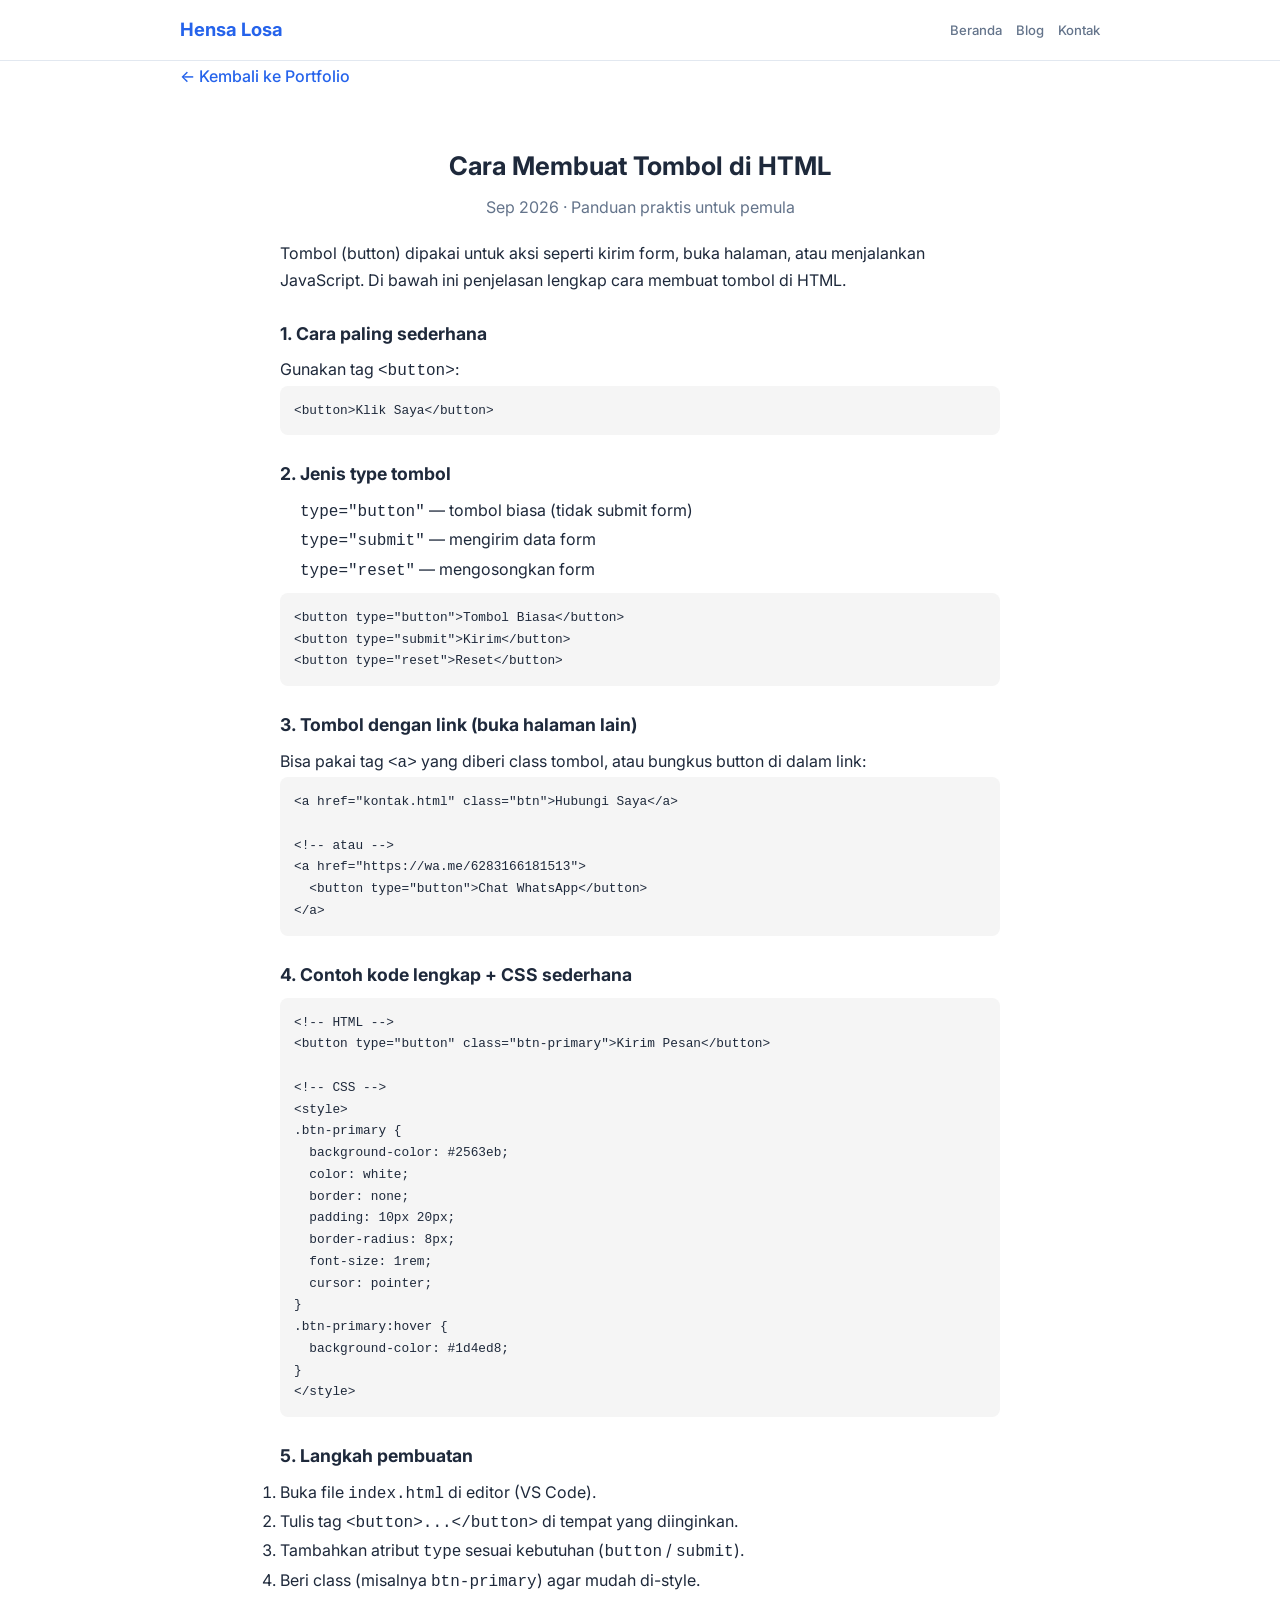
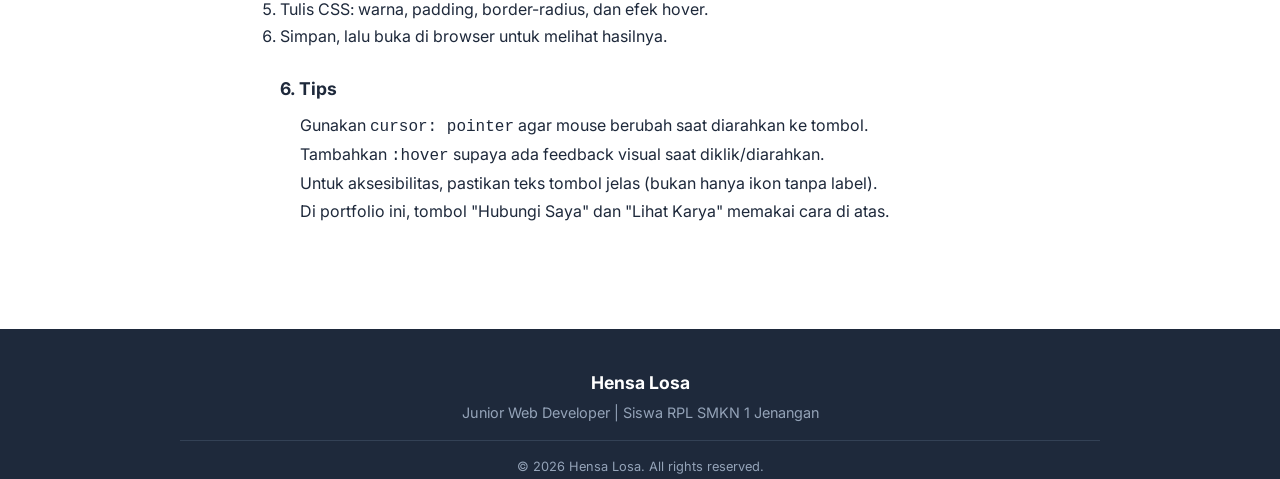
<file: artikel-tombol.html>
<!DOCTYPE html>
<html lang="id">
<head>
    <meta charset="UTF-8">
    <meta name="viewport" content="width=device-width, initial-scale=1.0">
    <title>Cara Membuat Tombol di HTML | Hensa Losa</title>
    <link rel="stylesheet" href="css/style.css">
    <link rel="stylesheet" href="https://cdnjs.cloudflare.com/ajax/libs/font-awesome/6.5.1/css/all.min.css">
    <link href="https://fonts.googleapis.com/css2?family=Inter:wght@400;500;600;700&display=swap" rel="stylesheet">
    <link rel="icon" type="image/png" href="assets/logo-smk.png">
</head>
<body>
    <header class="header" id="header">
        <nav class="navbar">
            <a href="index.html" class="logo"><span>Hensa Losa</span></a>
            <ul class="nav-menu" id="nav-menu">
                <li><a href="index.html#beranda" class="nav-link">Beranda</a></li>
                <li><a href="index.html#blog" class="nav-link">Blog</a></li>
                <li><a href="index.html#kontak" class="nav-link">Kontak</a></li>
            </ul>
            <button class="nav-toggle" id="nav-toggle" aria-label="Menu"><i class="fas fa-bars"></i></button>
        </nav>
    </header>

    <section class="section">
        <div class="container">
            <a href="index.html#blog" class="back-link">← Kembali ke Portfolio</a>
            <div class="page-header">
                <h1>Cara Membuat Tombol di HTML</h1>
                <p>Sep 2026 · Panduan praktis untuk pemula</p>
            </div>
            <div class="article-body">
                <p>Tombol (button) dipakai untuk aksi seperti kirim form, buka halaman, atau menjalankan JavaScript. Di bawah ini penjelasan lengkap cara membuat tombol di HTML.</p>

                <h3>1. Cara paling sederhana</h3>
                <p>Gunakan tag <code>&lt;button&gt;</code>:</p>
                <pre><code>&lt;button&gt;Klik Saya&lt;/button&gt;</code></pre>

                <h3>2. Jenis type tombol</h3>
                <ul>
                    <li><code>type="button"</code> — tombol biasa (tidak submit form)</li>
                    <li><code>type="submit"</code> — mengirim data form</li>
                    <li><code>type="reset"</code> — mengosongkan form</li>
                </ul>
                <pre><code>&lt;button type="button"&gt;Tombol Biasa&lt;/button&gt;
&lt;button type="submit"&gt;Kirim&lt;/button&gt;
&lt;button type="reset"&gt;Reset&lt;/button&gt;</code></pre>

                <h3>3. Tombol dengan link (buka halaman lain)</h3>
                <p>Bisa pakai tag <code>&lt;a&gt;</code> yang diberi class tombol, atau bungkus button di dalam link:</p>
                <pre><code>&lt;a href="kontak.html" class="btn"&gt;Hubungi Saya&lt;/a&gt;

&lt;!-- atau --&gt;
&lt;a href="https://wa.me/6283166181513"&gt;
  &lt;button type="button"&gt;Chat WhatsApp&lt;/button&gt;
&lt;/a&gt;</code></pre>

                <h3>4. Contoh kode lengkap + CSS sederhana</h3>
                <pre><code>&lt;!-- HTML --&gt;
&lt;button type="button" class="btn-primary"&gt;Kirim Pesan&lt;/button&gt;

&lt;!-- CSS --&gt;
&lt;style&gt;
.btn-primary {
  background-color: #2563eb;
  color: white;
  border: none;
  padding: 10px 20px;
  border-radius: 8px;
  font-size: 1rem;
  cursor: pointer;
}
.btn-primary:hover {
  background-color: #1d4ed8;
}
&lt;/style&gt;</code></pre>

                <h3>5. Langkah pembuatan</h3>
                <ol>
                    <li>Buka file <code>index.html</code> di editor (VS Code).</li>
                    <li>Tulis tag <code>&lt;button&gt;...&lt;/button&gt;</code> di tempat yang diinginkan.</li>
                    <li>Tambahkan atribut <code>type</code> sesuai kebutuhan (<code>button</code> / <code>submit</code>).</li>
                    <li>Beri class (misalnya <code>btn-primary</code>) agar mudah di-style.</li>
                    <li>Tulis CSS: warna, padding, border-radius, dan efek hover.</li>
                    <li>Simpan, lalu buka di browser untuk melihat hasilnya.</li>
                </ol>

                <h3>6. Tips</h3>
                <ul>
                    <li>Gunakan <code>cursor: pointer</code> agar mouse berubah saat diarahkan ke tombol.</li>
                    <li>Tambahkan <code>:hover</code> supaya ada feedback visual saat diklik/diarahkan.</li>
                    <li>Untuk aksesibilitas, pastikan teks tombol jelas (bukan hanya ikon tanpa label).</li>
                    <li>Di portfolio ini, tombol "Hubungi Saya" dan "Lihat Karya" memakai cara di atas.</li>
                </ul>
            </div>
        </div>
    </section>

    <footer class="footer">
        <div class="container">
            <p class="footer-name">Hensa Losa</p>
            <p class="footer-desc">Junior Web Developer | Siswa RPL SMKN 1 Jenangan</p>
            <p class="footer-copy">&copy; 2026 Hensa Losa. All rights reserved.</p>
        </div>
    </footer>
    <script src="js/script.js"></script>
</body>
</html>
</file>
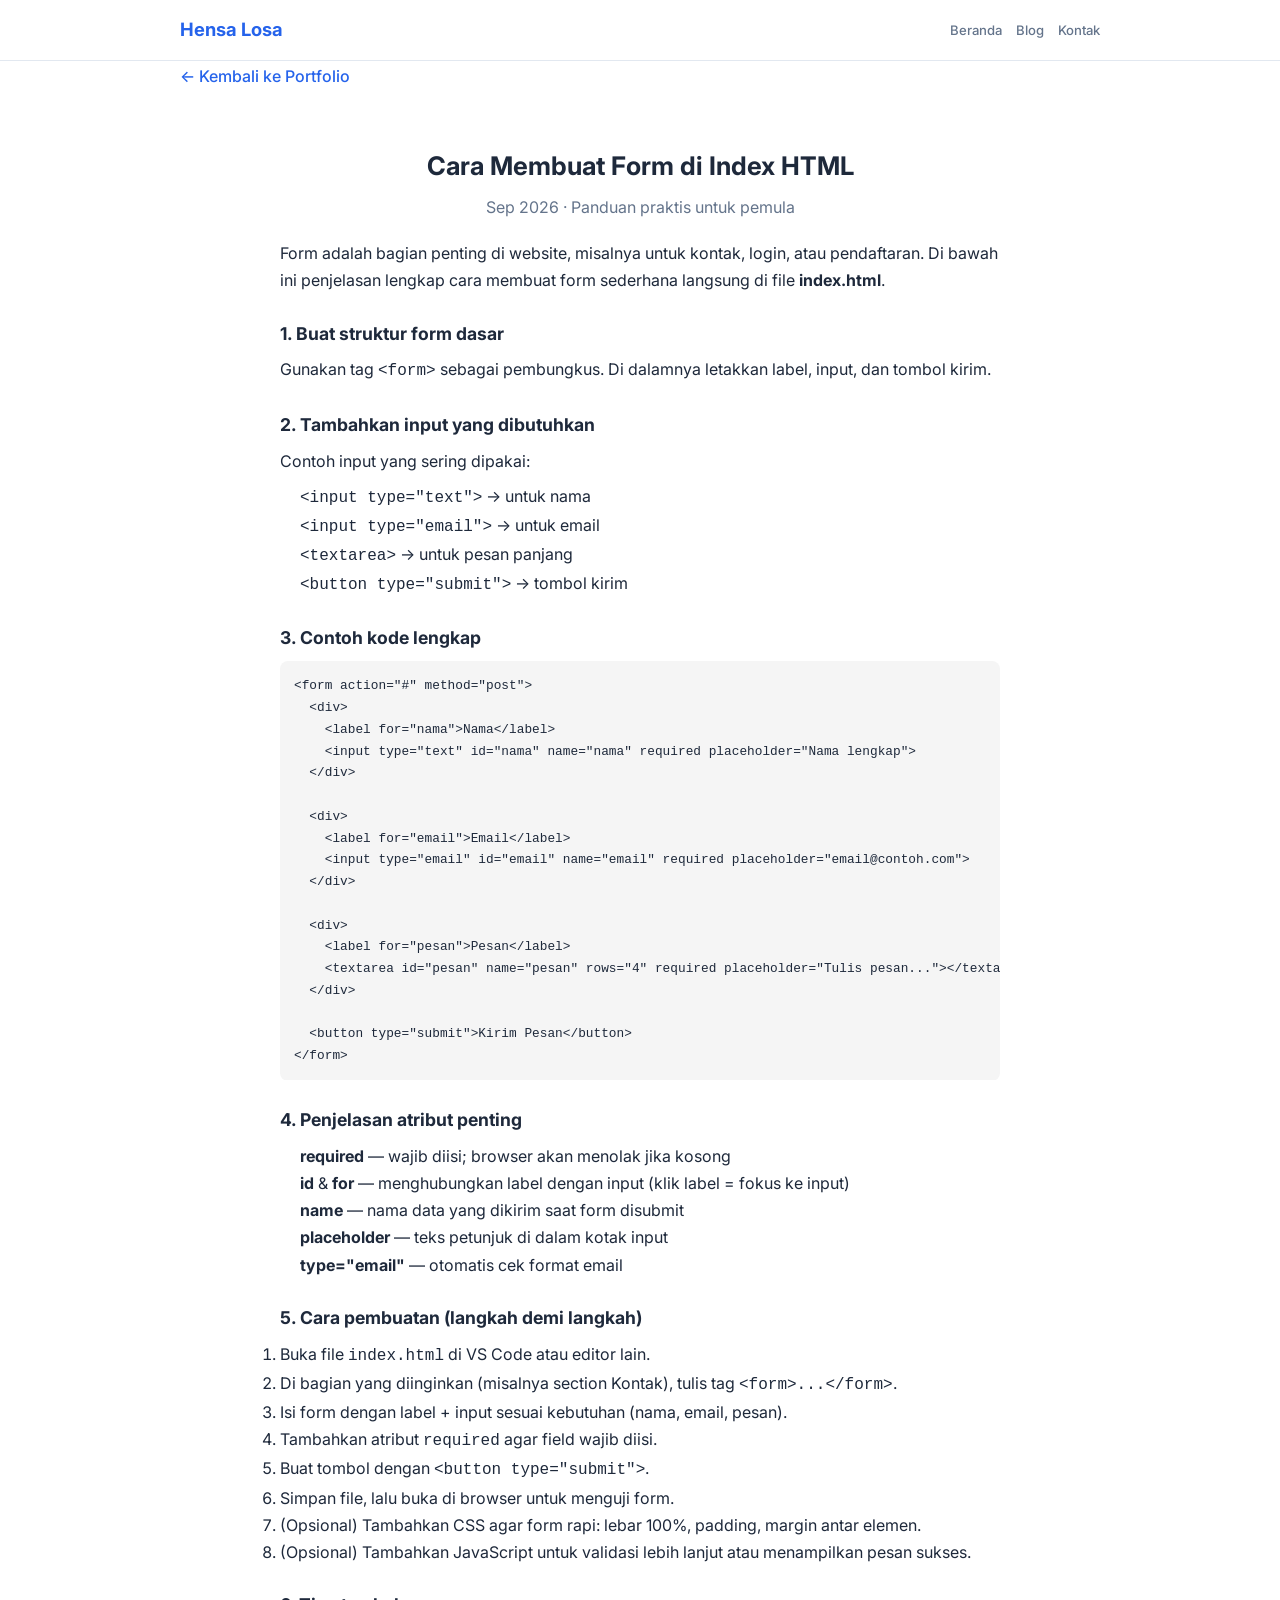
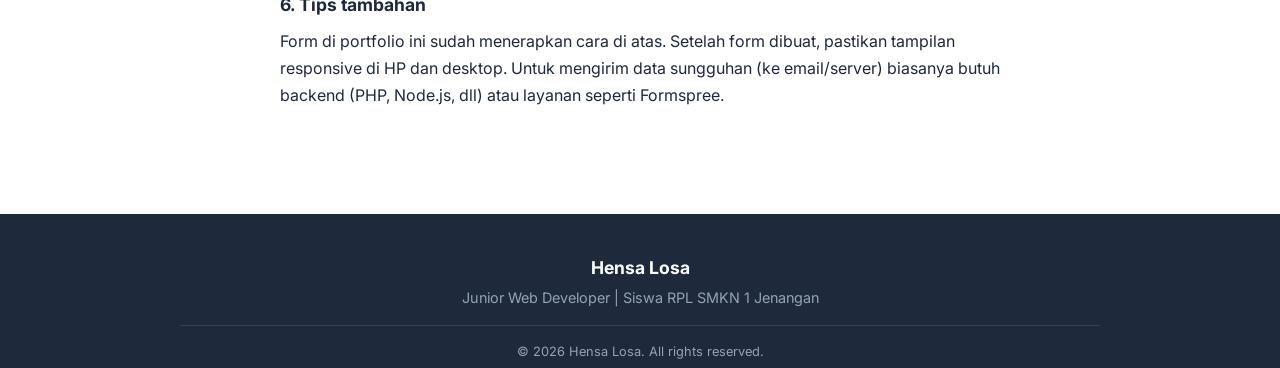
<file: artikel.html>
<!DOCTYPE html>
<html lang="id">
<head>
    <meta charset="UTF-8">
    <meta name="viewport" content="width=device-width, initial-scale=1.0">
    <title>Cara Membuat Form di Index HTML | Hensa Losa</title>
    <link rel="stylesheet" href="css/style.css">
    <link rel="stylesheet" href="https://cdnjs.cloudflare.com/ajax/libs/font-awesome/6.5.1/css/all.min.css">
    <link href="https://fonts.googleapis.com/css2?family=Inter:wght@400;500;600;700&display=swap" rel="stylesheet">
    <link rel="icon" type="image/png" href="assets/logo-smk.png">
</head>
<body>
    <header class="header" id="header">
        <nav class="navbar">
            <a href="index.html" class="logo"><span>Hensa Losa</span></a>
            <ul class="nav-menu" id="nav-menu">
                <li><a href="index.html#beranda" class="nav-link">Beranda</a></li>
                <li><a href="index.html#blog" class="nav-link">Blog</a></li>
                <li><a href="index.html#kontak" class="nav-link">Kontak</a></li>
            </ul>
            <button class="nav-toggle" id="nav-toggle" aria-label="Menu"><i class="fas fa-bars"></i></button>
        </nav>
    </header>

    <section class="section">
        <div class="container">
            <a href="index.html#blog" class="back-link">← Kembali ke Portfolio</a>
            <div class="page-header">
                <h1>Cara Membuat Form di Index HTML</h1>
                <p>Sep 2026 · Panduan praktis untuk pemula</p>
            </div>
            <div class="article-body">
                <p>Form adalah bagian penting di website, misalnya untuk kontak, login, atau pendaftaran. Di bawah ini penjelasan lengkap cara membuat form sederhana langsung di file <strong>index.html</strong>.</p>

                <h3>1. Buat struktur form dasar</h3>
                <p>Gunakan tag <code>&lt;form&gt;</code> sebagai pembungkus. Di dalamnya letakkan label, input, dan tombol kirim.</p>

                <h3>2. Tambahkan input yang dibutuhkan</h3>
                <p>Contoh input yang sering dipakai:</p>
                <ul>
                    <li><code>&lt;input type="text"&gt;</code> → untuk nama</li>
                    <li><code>&lt;input type="email"&gt;</code> → untuk email</li>
                    <li><code>&lt;textarea&gt;</code> → untuk pesan panjang</li>
                    <li><code>&lt;button type="submit"&gt;</code> → tombol kirim</li>
                </ul>

                <h3>3. Contoh kode lengkap</h3>
                <pre><code>&lt;form action="#" method="post"&gt;
  &lt;div&gt;
    &lt;label for="nama"&gt;Nama&lt;/label&gt;
    &lt;input type="text" id="nama" name="nama" required placeholder="Nama lengkap"&gt;
  &lt;/div&gt;

  &lt;div&gt;
    &lt;label for="email"&gt;Email&lt;/label&gt;
    &lt;input type="email" id="email" name="email" required placeholder="email@contoh.com"&gt;
  &lt;/div&gt;

  &lt;div&gt;
    &lt;label for="pesan"&gt;Pesan&lt;/label&gt;
    &lt;textarea id="pesan" name="pesan" rows="4" required placeholder="Tulis pesan..."&gt;&lt;/textarea&gt;
  &lt;/div&gt;

  &lt;button type="submit"&gt;Kirim Pesan&lt;/button&gt;
&lt;/form&gt;</code></pre>

                <h3>4. Penjelasan atribut penting</h3>
                <ul>
                    <li><strong>required</strong> — wajib diisi; browser akan menolak jika kosong</li>
                    <li><strong>id</strong> &amp; <strong>for</strong> — menghubungkan label dengan input (klik label = fokus ke input)</li>
                    <li><strong>name</strong> — nama data yang dikirim saat form disubmit</li>
                    <li><strong>placeholder</strong> — teks petunjuk di dalam kotak input</li>
                    <li><strong>type="email"</strong> — otomatis cek format email</li>
                </ul>

                <h3>5. Cara pembuatan (langkah demi langkah)</h3>
                <ol>
                    <li>Buka file <code>index.html</code> di VS Code atau editor lain.</li>
                    <li>Di bagian yang diinginkan (misalnya section Kontak), tulis tag <code>&lt;form&gt;...&lt;/form&gt;</code>.</li>
                    <li>Isi form dengan label + input sesuai kebutuhan (nama, email, pesan).</li>
                    <li>Tambahkan atribut <code>required</code> agar field wajib diisi.</li>
                    <li>Buat tombol dengan <code>&lt;button type="submit"&gt;</code>.</li>
                    <li>Simpan file, lalu buka di browser untuk menguji form.</li>
                    <li>(Opsional) Tambahkan CSS agar form rapi: lebar 100%, padding, margin antar elemen.</li>
                    <li>(Opsional) Tambahkan JavaScript untuk validasi lebih lanjut atau menampilkan pesan sukses.</li>
                </ol>

                <h3>6. Tips tambahan</h3>
                <p>Form di portfolio ini sudah menerapkan cara di atas. Setelah form dibuat, pastikan tampilan responsive di HP dan desktop. Untuk mengirim data sungguhan (ke email/server) biasanya butuh backend (PHP, Node.js, dll) atau layanan seperti Formspree.</p>
            </div>
        </div>
    </section>

    <footer class="footer">
        <div class="container">
            <p class="footer-name">Hensa Losa</p>
            <p class="footer-desc">Junior Web Developer | Siswa RPL SMKN 1 Jenangan</p>
            <p class="footer-copy">&copy; 2026 Hensa Losa. All rights reserved.</p>
        </div>
    </footer>
    <script src="js/script.js"></script>
</body>
</html>
</file>
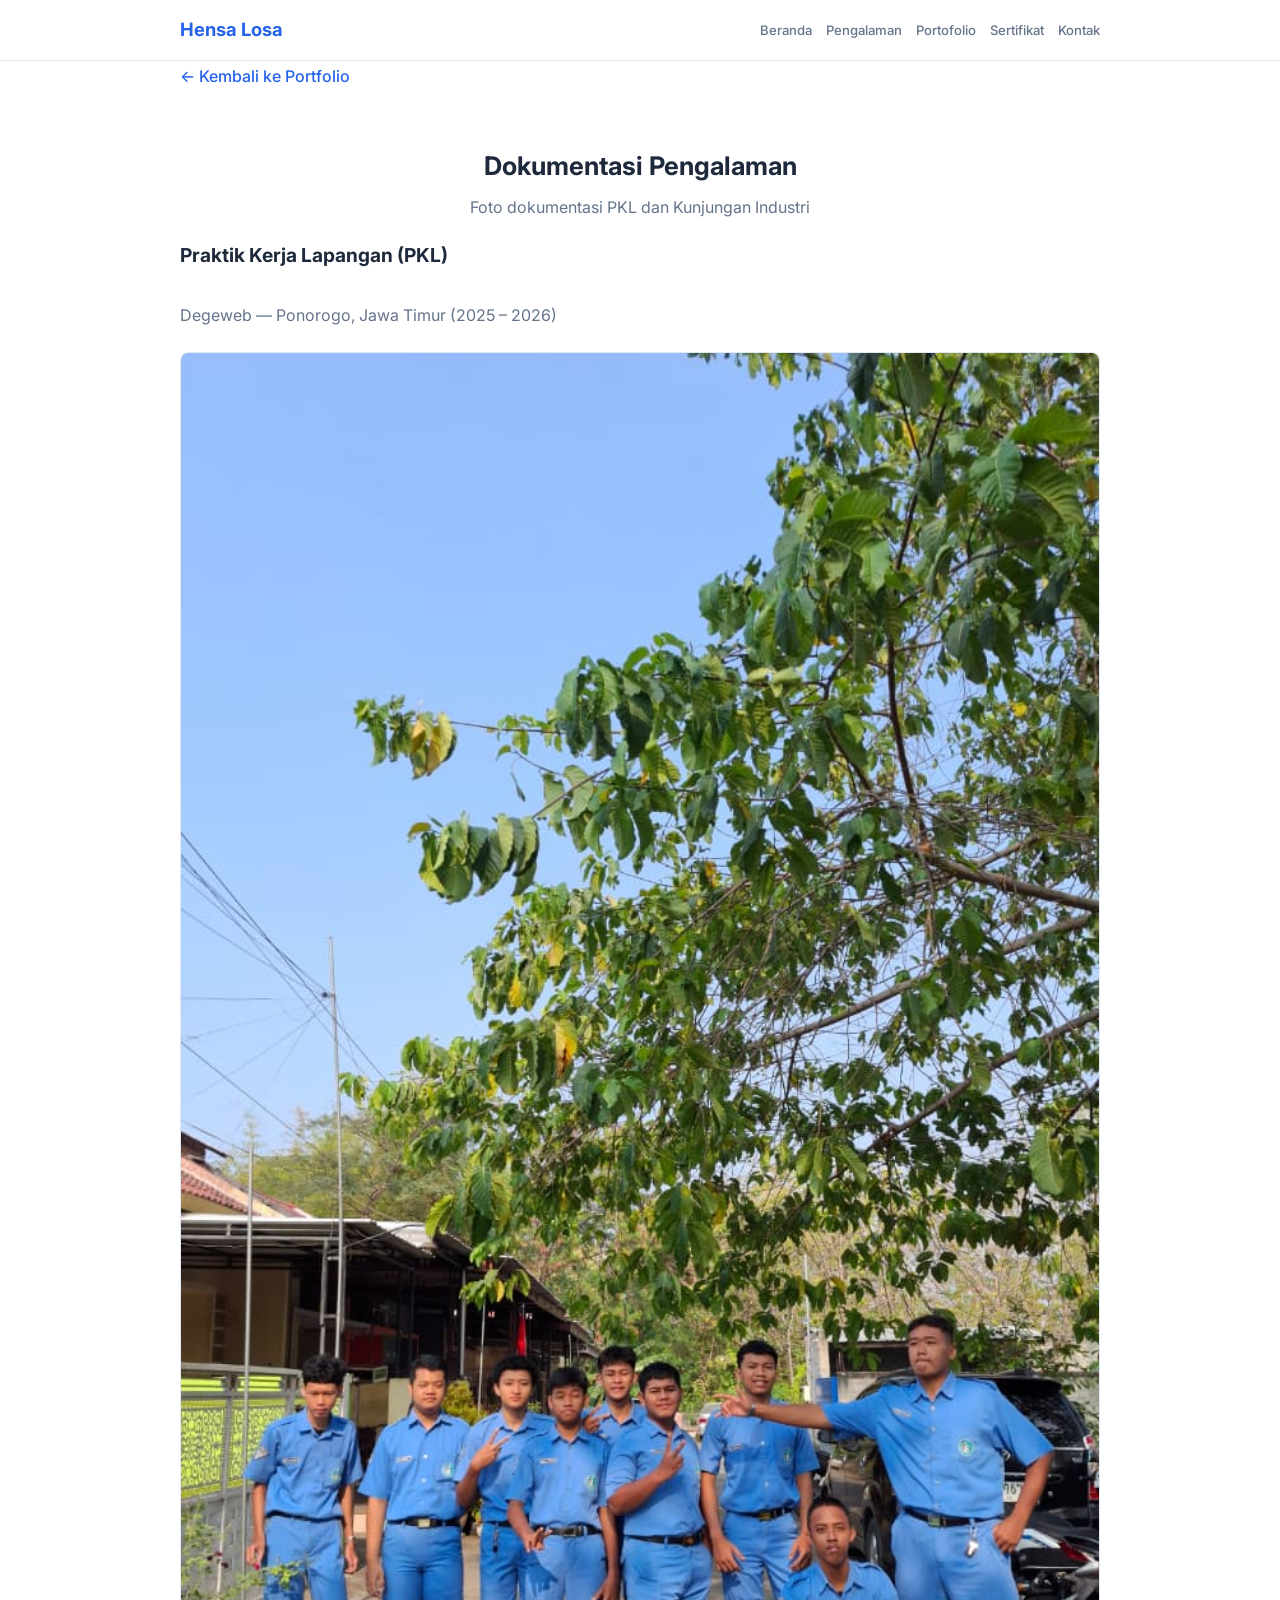
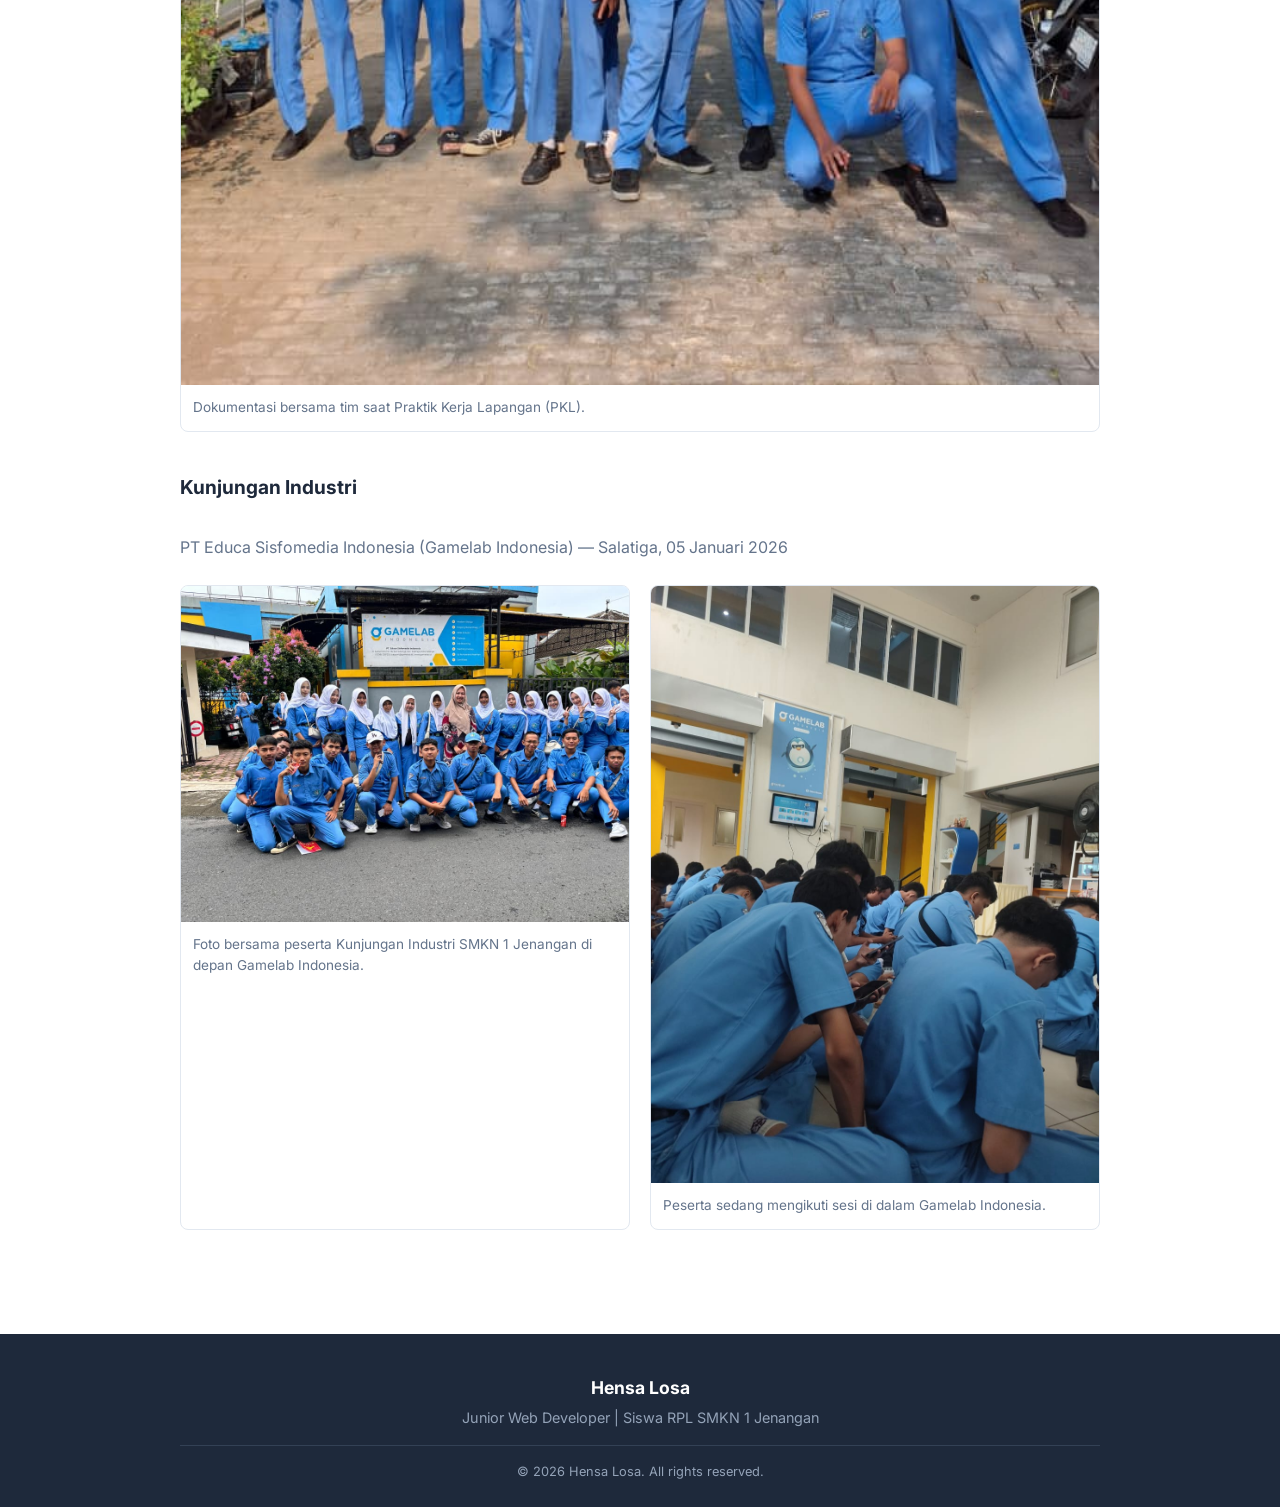
<file: dokumentasi.html>
<!DOCTYPE html>
<html lang="id">
<head>
    <meta charset="UTF-8">
    <meta name="viewport" content="width=device-width, initial-scale=1.0">
    <title>Dokumentasi Pengalaman | Hensa Losa</title>
    <link rel="stylesheet" href="css/style.css">
    <link rel="stylesheet" href="https://cdnjs.cloudflare.com/ajax/libs/font-awesome/6.5.1/css/all.min.css">
    <link href="https://fonts.googleapis.com/css2?family=Inter:wght@400;500;600;700&display=swap" rel="stylesheet">
    <link rel="icon" type="image/png" href="assets/logo-smk.png">
</head>
<body>
    <header class="header" id="header">
        <nav class="navbar">
            <a href="index.html" class="logo"><span>Hensa Losa</span></a>
            <ul class="nav-menu" id="nav-menu">
                <li><a href="index.html#beranda" class="nav-link">Beranda</a></li>
                <li><a href="index.html#pengalaman" class="nav-link">Pengalaman</a></li>
                <li><a href="index.html#portofolio" class="nav-link">Portofolio</a></li>
                <li><a href="index.html#sertifikat" class="nav-link">Sertifikat</a></li>
                <li><a href="index.html#kontak" class="nav-link">Kontak</a></li>
            </ul>
            <button class="nav-toggle" id="nav-toggle" aria-label="Menu"><i class="fas fa-bars"></i></button>
        </nav>
    </header>

    <section class="section">
        <div class="container">
            <a href="index.html#pengalaman" class="back-link">← Kembali ke Portfolio</a>
            <div class="page-header">
                <h1>Dokumentasi Pengalaman</h1>
                <p>Foto dokumentasi PKL dan Kunjungan Industri</p>
            </div>

            <div id="pkl" style="margin-bottom: 40px;">
                <h2 class="section-title" style="text-align:left; font-size:1.2rem;">Praktik Kerja Lapangan (PKL)</h2>
                <p style="color:var(--text-light); margin-bottom:16px;">Degeweb — Ponorogo, Jawa Timur (2025 – 2026)</p>
                <div class="doc-gallery">
                    <figure>
                        <a href="assets/dokumentasi-pkl.jpg" target="_blank">
                            <img src="assets/dokumentasi-pkl.jpg" alt="Dokumentasi PKL">
                        </a>
                        <figcaption>Dokumentasi bersama tim saat Praktik Kerja Lapangan (PKL).</figcaption>
                    </figure>
                </div>
            </div>

            <div id="kunjungan">
                <h2 class="section-title" style="text-align:left; font-size:1.2rem;">Kunjungan Industri</h2>
                <p style="color:var(--text-light); margin-bottom:16px;">PT Educa Sisfomedia Indonesia (Gamelab Indonesia) — Salatiga, 05 Januari 2026</p>
                <div class="doc-gallery">
                    <figure>
                        <a href="assets/dokumentasi-kunjungan.jpg" target="_blank">
                            <img src="assets/dokumentasi-kunjungan.jpg" alt="Dokumentasi Kunjungan Industri Gamelab">
                        </a>
                        <figcaption>Foto bersama peserta Kunjungan Industri SMKN 1 Jenangan di depan Gamelab Indonesia.</figcaption>
                    </figure>
                    <figure>
                        <a href="assets/dokumentasi-gamelab.jpg" target="_blank">
                            <img src="assets/dokumentasi-gamelab.jpg" alt="Kegiatan di dalam Gamelab">
                        </a>
                        <figcaption>Peserta sedang mengikuti sesi di dalam Gamelab Indonesia.</figcaption>
                    </figure>
                </div>
            </div>
        </div>
    </section>

    <footer class="footer">
        <div class="container">
            <p class="footer-name">Hensa Losa</p>
            <p class="footer-desc">Junior Web Developer | Siswa RPL SMKN 1 Jenangan</p>
            <p class="footer-copy">&copy; 2026 Hensa Losa. All rights reserved.</p>
        </div>
    </footer>
    <script src="js/script.js"></script>
</body>
</html>
</file>
<file: css/style.css>
/* ===== Base ===== */
*, *::before, *::after {
    margin: 0;
    padding: 0;
    box-sizing: border-box;
}

:root {
    --primary: #2563eb;
    --primary-dark: #1d4ed8;
    --text: #1e293b;
    --text-light: #64748b;
    --bg: #ffffff;
    --bg-alt: #f8fafc;
    --border: #e2e8f0;
    --radius: 8px;
}

html {
    scroll-behavior: smooth;
}

body {
    font-family: 'Inter', system-ui, sans-serif;
    color: var(--text);
    background: var(--bg);
    line-height: 1.6;
}

a {
    color: inherit;
    text-decoration: none;
}

ul {
    list-style: none;
}

img {
    max-width: 100%;
    display: block;
}

.container {
    width: 100%;
    max-width: 960px;
    margin: 0 auto;
    padding: 0 20px;
}

/* ===== Header ===== */
.header {
    position: fixed;
    top: 0;
    left: 0;
    right: 0;
    background: #fff;
    border-bottom: 1px solid var(--border);
    z-index: 100;
}

.navbar {
    max-width: 960px;
    margin: 0 auto;
    padding: 0 20px;
    height: 60px;
    display: flex;
    align-items: center;
    justify-content: space-between;
}

.logo {
    display: flex;
    align-items: center;
    gap: 10px;
    font-weight: 700;
    font-size: 1.15rem;
    color: var(--primary);
}

.logo-img {
    width: 40px;
    height: 40px;
    object-fit: contain;
    border-radius: 50%;
}

.nav-menu {
    display: flex;
    gap: 14px;
}

.nav-link {
    font-size: 0.82rem;
    font-weight: 500;
    color: var(--text-light);
    transition: color 0.2s;
}

.nav-link:hover,
.nav-link.active {
    color: var(--primary);
}

.nav-toggle {
    display: none;
    background: none;
    border: none;
    font-size: 1.25rem;
    cursor: pointer;
    color: var(--text);
}

/* ===== Hero ===== */
.hero {
    padding: 120px 0 80px;
    background: var(--bg-alt);
}

.hero-content {
    display: flex;
    align-items: center;
    gap: 48px;
}

.hero-photo {
    width: 260px;
    height: 260px;
    border-radius: 50%;
    object-fit: cover;
    object-position: center top;
    border: 5px solid #fff;
    box-shadow: 0 12px 32px rgba(0,0,0,0.12);
    flex-shrink: 0;
}

.hero-text h1 {
    font-size: 2.25rem;
    font-weight: 700;
    margin-bottom: 4px;
}

.hero-role {
    color: var(--primary);
    font-weight: 600;
    font-size: 1.1rem;
    margin-bottom: 12px;
}

.hero-tagline {
    color: var(--text-light);
    margin-bottom: 24px;
    max-width: 480px;
}

.hero-btns {
    display: flex;
    gap: 12px;
    margin-bottom: 20px;
}

.hero-social {
    display: flex;
    gap: 16px;
}

.hero-social a {
    font-size: 1.25rem;
    color: var(--text-light);
    transition: color 0.2s;
}

.hero-social a:hover {
    color: var(--primary);
}

/* ===== Buttons ===== */
.btn {
    display: inline-block;
    padding: 10px 20px;
    border-radius: var(--radius);
    font-weight: 600;
    font-size: 0.9rem;
    transition: all 0.2s;
    border: 2px solid transparent;
    cursor: pointer;
}

.btn-primary {
    background: var(--primary);
    color: #fff;
}

.btn-primary:hover {
    background: var(--primary-dark);
}

.btn-outline {
    border-color: var(--primary);
    color: var(--primary);
    background: transparent;
}

.btn-outline:hover {
    background: var(--primary);
    color: #fff;
}

.btn-full {
    width: 100%;
    text-align: center;
}

/* ===== Sections ===== */
.section {
    padding: 64px 0;
}

.section-alt {
    background: var(--bg-alt);
}

.section-title {
    font-size: 1.5rem;
    font-weight: 700;
    margin-bottom: 32px;
    text-align: center;
}

/* ===== Tentang ===== */
.about-content {
    max-width: 640px;
    margin: 0 auto;
}

.about-content p {
    margin-bottom: 12px;
    color: var(--text-light);
}

.about-content strong {
    color: var(--text);
}

.about-info {
    display: flex;
    flex-wrap: wrap;
    gap: 16px 28px;
    margin-top: 24px;
    font-size: 0.95rem;
}

.about-info i {
    color: var(--primary);
    margin-right: 8px;
}

/* ===== Profil ===== */
.profil-grid {
    display: grid;
    grid-template-columns: repeat(3, 1fr);
    gap: 20px;
}

.profil-item {
    background: #fff;
    border: 1px solid var(--border);
    border-radius: var(--radius);
    padding: 20px;
    text-align: center;
}

.profil-item h3 {
    font-size: 0.85rem;
    color: var(--text-light);
    margin-bottom: 6px;
    font-weight: 500;
}

.profil-item p {
    font-weight: 600;
}

/* ===== Timeline / Pendidikan ===== */
.timeline {
    max-width: 600px;
    margin: 0 auto;
}

.timeline-item {
    padding-left: 20px;
    border-left: 2px solid var(--primary);
    margin-bottom: 28px;
    position: relative;
}

.timeline-item::before {
    content: '';
    position: absolute;
    left: -6px;
    top: 4px;
    width: 10px;
    height: 10px;
    border-radius: 50%;
    background: var(--primary);
}

.timeline-item .date {
    font-size: 0.85rem;
    color: var(--primary);
    font-weight: 600;
}

.timeline-item h3 {
    font-size: 1.1rem;
    margin: 4px 0;
}

.timeline-item .subtitle {
    font-size: 0.9rem;
    color: var(--text-light);
    margin-bottom: 6px;
}

.timeline-item p {
    font-size: 0.95rem;
    color: var(--text-light);
}

/* ===== Pengalaman ===== */
.exp-list {
    max-width: 680px;
    margin: 0 auto;
    display: flex;
    flex-direction: column;
    gap: 28px;
}

.exp-item .date {
    font-size: 0.85rem;
    color: var(--primary);
    font-weight: 600;
}

.exp-item h3 {
    font-size: 1.1rem;
    margin: 4px 0;
}

.exp-item .company {
    font-weight: 600;
    color: var(--text-light);
    margin-bottom: 8px;
}

.exp-item p {
    color: var(--text-light);
    font-size: 0.95rem;
}

.exp-item ul {
    margin-top: 8px;
    padding-left: 18px;
    list-style: disc;
}

.exp-item li {
    color: var(--text-light);
    font-size: 0.9rem;
    margin-bottom: 2px;
}

/* ===== Keahlian ===== */
.skills-grid {
    display: grid;
    grid-template-columns: repeat(3, 1fr);
    gap: 28px;
}

.skill-group h3 {
    font-size: 1rem;
    margin-bottom: 16px;
}

.skill {
    margin-bottom: 12px;
}

.skill span {
    font-size: 0.9rem;
    display: block;
    margin-bottom: 4px;
}

.skill .bar {
    height: 6px;
    background: var(--border);
    border-radius: 3px;
    overflow: hidden;
}

.skill .bar div {
    height: 100%;
    background: var(--primary);
    border-radius: 3px;
}

.tags {
    display: flex;
    flex-wrap: wrap;
    gap: 8px;
}

.tags span {
    background: #fff;
    border: 1px solid var(--border);
    padding: 4px 12px;
    border-radius: 20px;
    font-size: 0.85rem;
}

.section-alt .tags span {
    background: var(--bg);
}

/* ===== Portofolio ===== */
.portfolio-grid {
    display: grid;
    grid-template-columns: repeat(2, 1fr);
    gap: 20px;
}

.portfolio-card {
    background: #fff;
    border: 1px solid var(--border);
    border-radius: var(--radius);
    padding: 24px;
}

.portfolio-card h3 {
    font-size: 1.05rem;
    margin-bottom: 8px;
}

.portfolio-card p {
    font-size: 0.9rem;
    color: var(--text-light);
    margin-bottom: 12px;
}

.portfolio-card .tags {
    margin-bottom: 8px;
}

.portfolio-card .link {
    font-size: 0.9rem;
    color: var(--primary);
    font-weight: 600;
}

.portfolio-card .link:hover {
    text-decoration: underline;
}

/* ===== Sertifikat ===== */
.cert-grid {
    display: grid;
    grid-template-columns: repeat(3, 1fr);
    gap: 20px;
}

.cert-card {
    text-align: center;
    padding: 24px 16px;
    border: 1px solid var(--border);
    border-radius: var(--radius);
    background: #fff;
}

.cert-card i {
    font-size: 1.75rem;
    color: var(--primary);
    margin-bottom: 12px;
}

.cert-card h3 {
    font-size: 0.95rem;
    margin-bottom: 6px;
}

.cert-card p {
    font-size: 0.85rem;
    color: var(--text-light);
}

/* ===== Kegiatan ===== */
.kegiatan-grid {
    display: grid;
    grid-template-columns: repeat(2, 1fr);
    gap: 20px;
}

.kegiatan-card {
    background: #fff;
    border: 1px solid var(--border);
    border-radius: var(--radius);
    padding: 20px;
}

.kegiatan-card h3 {
    font-size: 1rem;
    margin-bottom: 6px;
}

.kegiatan-card p {
    font-size: 0.9rem;
    color: var(--text-light);
}

/* ===== Blog ===== */
.blog-grid {
    display: grid;
    grid-template-columns: repeat(3, 1fr);
    gap: 20px;
}

.blog-card {
    border: 1px solid var(--border);
    border-radius: var(--radius);
    padding: 20px;
    background: #fff;
}

.blog-card .date {
    font-size: 0.8rem;
    color: var(--primary);
    font-weight: 600;
}

.blog-card h3 {
    font-size: 0.95rem;
    margin: 8px 0;
}

.blog-card p {
    font-size: 0.85rem;
    color: var(--text-light);
}

/* ===== Kontak ===== */
.contact-wrapper {
    display: grid;
    grid-template-columns: 1fr 1fr;
    gap: 40px;
    max-width: 800px;
    margin: 0 auto;
}

.contact-info > p {
    color: var(--text-light);
    margin-bottom: 24px;
}

.contact-item {
    display: flex;
    gap: 12px;
    margin-bottom: 16px;
    align-items: flex-start;
}

.contact-item i {
    color: var(--primary);
    font-size: 1.1rem;
    margin-top: 2px;
}

.contact-item span {
    display: block;
    font-size: 0.8rem;
    color: var(--text-light);
}

.contact-item a,
.contact-item p {
    font-weight: 500;
    font-size: 0.95rem;
}

.contact-item a:hover {
    color: var(--primary);
}

.form-group {
    margin-bottom: 14px;
}

.form-group label {
    display: block;
    font-size: 0.85rem;
    font-weight: 500;
    margin-bottom: 4px;
}

.form-group input,
.form-group textarea {
    width: 100%;
    padding: 10px 12px;
    border: 1px solid var(--border);
    border-radius: var(--radius);
    font-family: inherit;
    font-size: 0.95rem;
    transition: border-color 0.2s;
}

.form-group input:focus,
.form-group textarea:focus {
    outline: none;
    border-color: var(--primary);
}

/* ===== Footer ===== */
.footer {
    background: var(--text);
    color: #94a3b8;
    padding: 40px 0 24px;
    text-align: center;
}

.footer-name {
    color: #fff;
    font-weight: 700;
    font-size: 1.1rem;
    margin-bottom: 4px;
}

.footer-desc {
    font-size: 0.9rem;
    margin-bottom: 16px;
}

.footer-social {
    display: flex;
    justify-content: center;
    gap: 16px;
    margin-bottom: 16px;
}

.footer-social a {
    font-size: 1.2rem;
    color: #94a3b8;
    transition: color 0.2s;
}

.footer-social a:hover {
    color: #fff;
}

.footer-nav {
    display: flex;
    justify-content: center;
    gap: 20px;
    margin-bottom: 16px;
}

.footer-nav a {
    font-size: 0.85rem;
}

.footer-nav a:hover {
    color: #fff;
}

.footer-copy {
    font-size: 0.8rem;
    border-top: 1px solid #334155;
    padding-top: 16px;
}

/* ===== Responsive ===== */
@media (max-width: 768px) {
    .nav-menu {
        position: fixed;
        top: 60px;
        left: 0;
        right: 0;
        background: #fff;
        flex-direction: column;
        padding: 20px;
        gap: 16px;
        border-bottom: 1px solid var(--border);
        display: none;
    }

    .nav-menu.active {
        display: flex;
    }

    .nav-toggle {
        display: block;
    }

    .hero-content {
        flex-direction: column;
        text-align: center;
        gap: 28px;
    }

    .hero-photo {
        width: 200px;
        height: 200px;
    }

    .hero-text h1 {
        font-size: 1.75rem;
    }

    .hero-btns {
        justify-content: center;
    }

    .hero-social {
        justify-content: center;
    }

    .hero-tagline {
        margin-left: auto;
        margin-right: auto;
    }

    .profil-grid,
    .skills-grid,
    .cert-grid,
    .blog-grid {
        grid-template-columns: 1fr;
    }

    .portfolio-grid,
    .kegiatan-grid {
        grid-template-columns: 1fr;
    }

    .contact-wrapper {
        grid-template-columns: 1fr;
        gap: 32px;
    }

    .about-info {
        flex-direction: column;
        gap: 10px;
    }
}

@media (max-width: 480px) {
    .hero {
        padding: 100px 0 60px;
    }

    .section {
        padding: 48px 0;
    }

    .hero-btns {
        flex-direction: column;
    }
}

/* ===== Keahlian Simpel ===== */
.skills-simple {
    display: grid;
    grid-template-columns: repeat(3, 1fr);
    gap: 24px;
}

.skill-box {
    background: var(--bg-alt);
    border: 1px solid var(--border);
    border-radius: var(--radius);
    padding: 20px;
}

.skill-box h3 {
    font-size: 0.95rem;
    margin-bottom: 12px;
}

.skill-box .tags {
    display: flex;
    flex-wrap: wrap;
    gap: 8px;
}

.skill-box .tags span {
    background: #fff;
    border: 1px solid var(--border);
    padding: 4px 12px;
    border-radius: 20px;
    font-size: 0.85rem;
}

.portfolio-two {
    max-width: 700px;
    margin: 0 auto;
}

.cert-two {
    max-width: 600px;
    margin: 0 auto;
    grid-template-columns: repeat(2, 1fr);
}

@media (max-width: 768px) {
    .skills-simple {
        grid-template-columns: 1fr;
    }
    .cert-two {
        grid-template-columns: 1fr;
    }
}

/* ===== Dokumentasi thumbs ===== */
.doc-thumbs {
    display: flex;
    gap: 12px;
    margin: 12px 0;
    flex-wrap: wrap;
}
.doc-thumbs a {
    display: block;
    border-radius: 8px;
    overflow: hidden;
    border: 1px solid var(--border);
    transition: transform 0.2s, box-shadow 0.2s;
}
.doc-thumbs a:hover {
    transform: scale(1.03);
    box-shadow: 0 4px 12px rgba(0,0,0,0.12);
}
.doc-thumbs img {
    width: 140px;
    height: 100px;
    object-fit: cover;
    display: block;
}

/* ===== Sertifikat dengan gambar ===== */
.cert-with-img img {
    width: 100%;
    max-height: 200px;
    object-fit: contain;
    border-radius: 8px;
    margin-bottom: 12px;
    border: 1px solid var(--border);
    background: #f9f9f9;
}
.cert-with-img a img:hover {
    opacity: 0.9;
}

/* ===== Halaman dokumentasi & artikel ===== */
.page-header {
    padding: 40px 0 20px;
    text-align: center;
}
.page-header h1 {
    font-size: 1.6rem;
    margin-bottom: 8px;
}
.page-header p {
    color: var(--text-light);
}
.doc-gallery {
    display: grid;
    grid-template-columns: repeat(auto-fit, minmax(280px, 1fr));
    gap: 20px;
    margin: 24px 0 40px;
}
.doc-gallery figure {
    margin: 0;
    border: 1px solid var(--border);
    border-radius: var(--radius);
    overflow: hidden;
    background: #fff;
}
.doc-gallery img {
    width: 100%;
    height: auto;
    display: block;
}
.doc-gallery figcaption {
    padding: 12px;
    font-size: 0.85rem;
    color: var(--text-light);
}
.article-body {
    max-width: 720px;
    margin: 0 auto 40px;
    line-height: 1.7;
}
.article-body h3 {
    margin: 24px 0 8px;
    font-size: 1.1rem;
}
.article-body pre {
    background: #f5f5f5;
    padding: 14px;
    border-radius: 8px;
    font-size: 0.8rem;
    overflow-x: auto;
}
.article-body code {
    font-family: Consolas, Monaco, monospace;
}
.article-body ul {
    margin: 8px 0 8px 20px;
}
.back-link {
    display: inline-block;
    margin-bottom: 16px;
    color: var(--primary);
    text-decoration: none;
    font-weight: 500;
}
.back-link:hover {
    text-decoration: underline;
}
</file>
